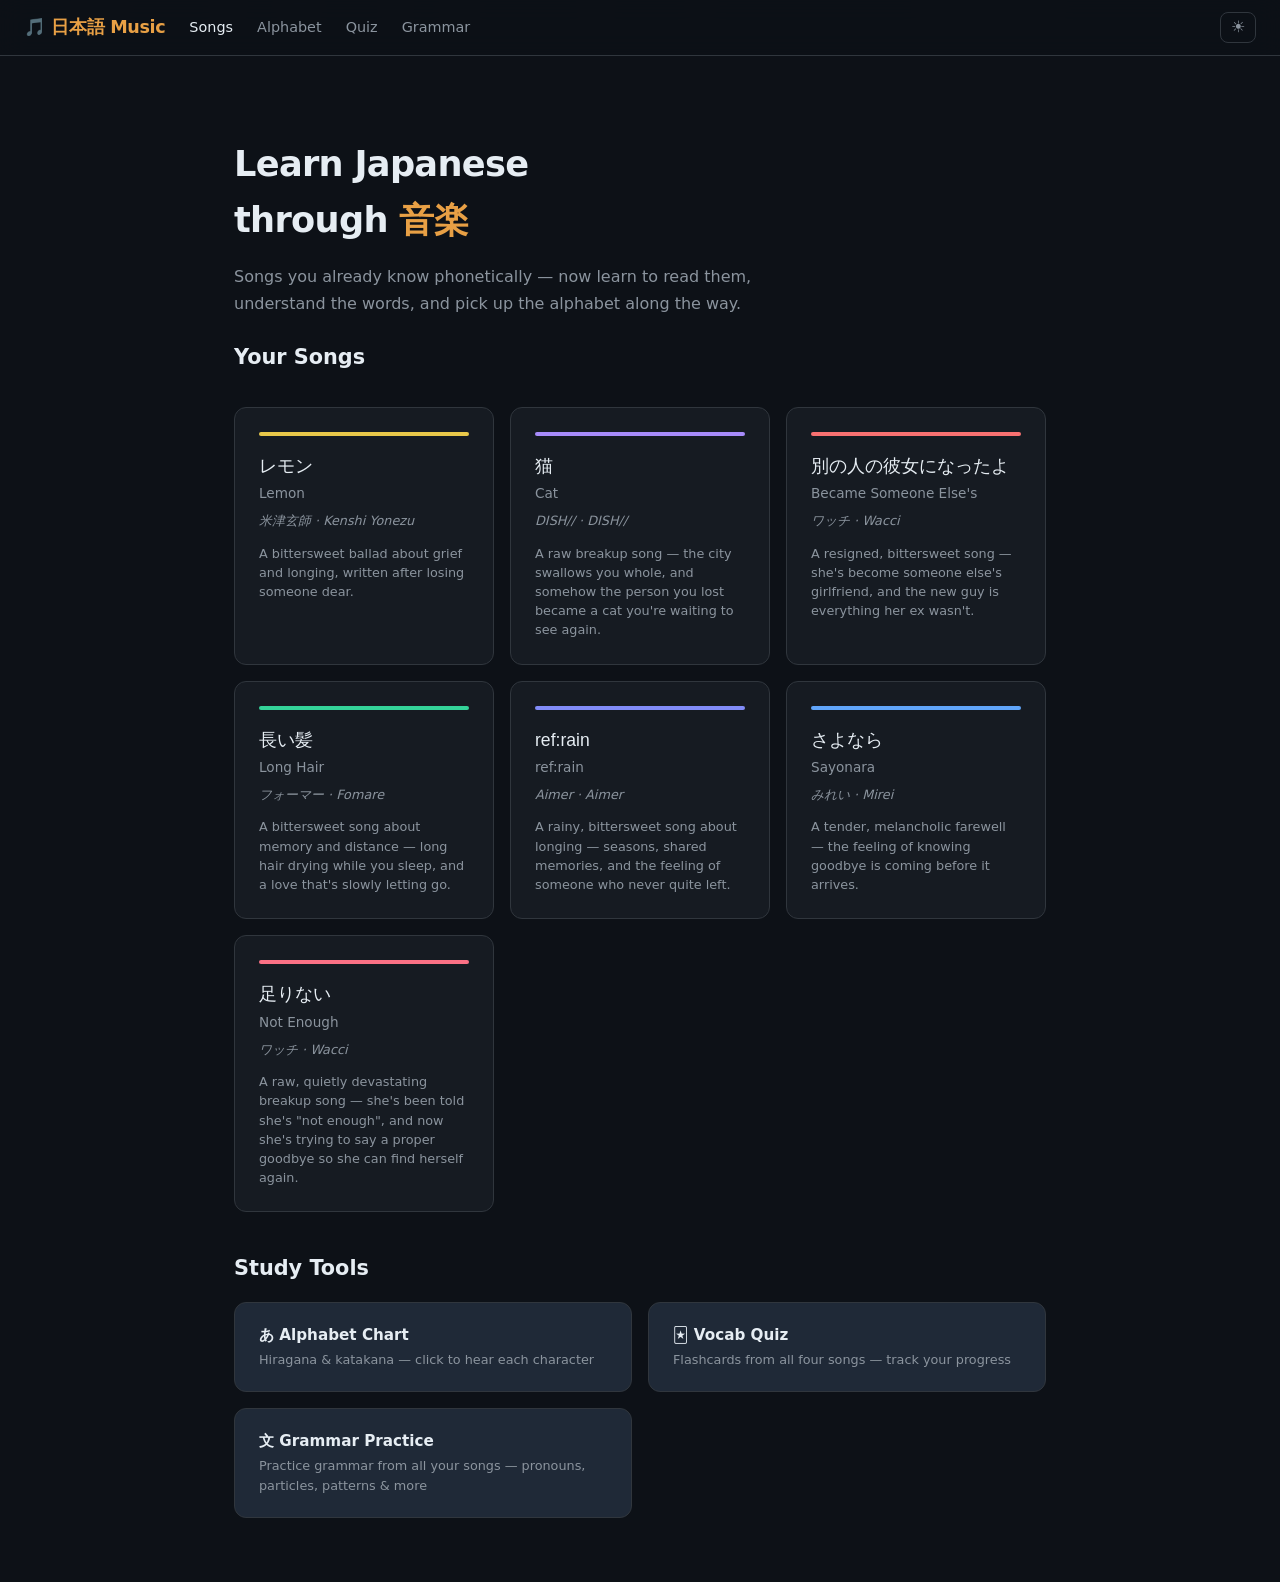
<file: index.html>
<!DOCTYPE html>
<html lang="en">
<head>
  <meta charset="UTF-8" />
  <meta name="viewport" content="width=device-width, initial-scale=1.0" />
  <title>日本語 Music — Learn Japanese through Songs</title>
  <link rel="stylesheet" href="style.css?v=4" />
  <script>document.documentElement.dataset.theme=localStorage.getItem('theme')||'dark'</script>
</head>
<body>
  <main class="page">
    <div class="hero">
      <h1>Learn Japanese<br>through <span class="ja">音楽</span></h1>
      <p>Songs you already know phonetically — now learn to read them, understand the words, and pick up the alphabet along the way.</p>
    </div>

    <h2>Your Songs</h2>
    <div class="card-grid" id="songGrid"></div>

    <h2 style="margin-top: 2.5rem;">Study Tools</h2>
    <div class="nav-cards">
      <a href="alphabet.html" class="nav-card">
        <div class="label">あ Alphabet Chart</div>
        <div class="sublabel">Hiragana &amp; katakana — click to hear each character</div>
      </a>
      <a href="quiz.html" class="nav-card">
        <div class="label">🃏 Vocab Quiz</div>
        <div class="sublabel">Flashcards from all four songs — track your progress</div>
      </a>
      <a href="grammar.html" class="nav-card">
        <div class="label">文 Grammar Practice</div>
        <div class="sublabel">Practice grammar from all your songs — pronouns, particles, patterns &amp; more</div>
      </a>
    </div>
  </main>

  <script src="lyrics.js?v=5"></script>
  <script src="dict.js?v=3"></script>
  <script src="app.js?v=5"></script>
  <script>
    document.addEventListener('DOMContentLoaded', () => {
      const grid = document.getElementById('songGrid');
      SONGS.forEach(song => {
        const a = document.createElement('a');
        a.className = 'song-card';
        a.href = `song.html?id=${song.id}`;
        a.innerHTML = `
          <div class="color-bar" style="background:${song.color}"></div>
          <div class="ja-title">${song.titleJa}</div>
          <div class="en-title">${song.title}</div>
          <div class="artist">${song.artistJa} · ${song.artist}</div>
          <div class="desc">${song.description}</div>
        `;
        grid.appendChild(a);
      });
    });
  </script>
</body>
</html>
</file>
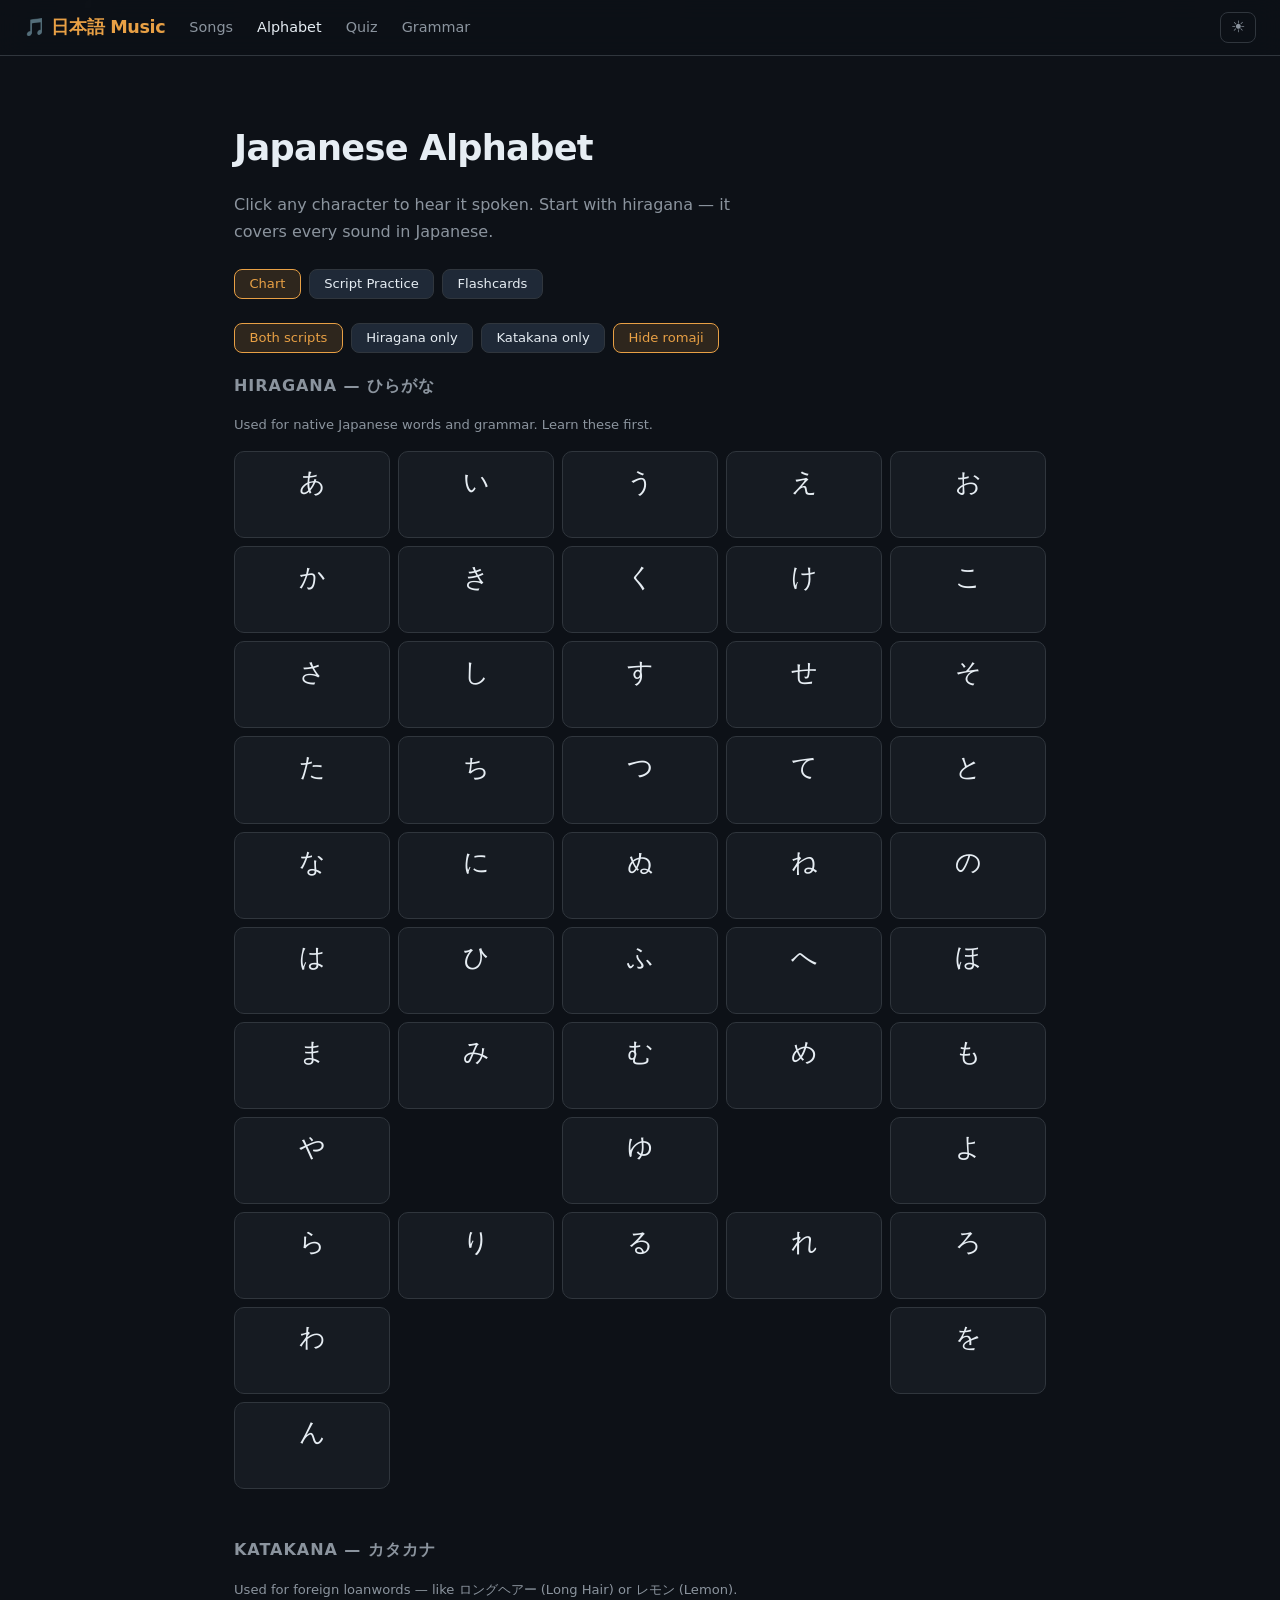
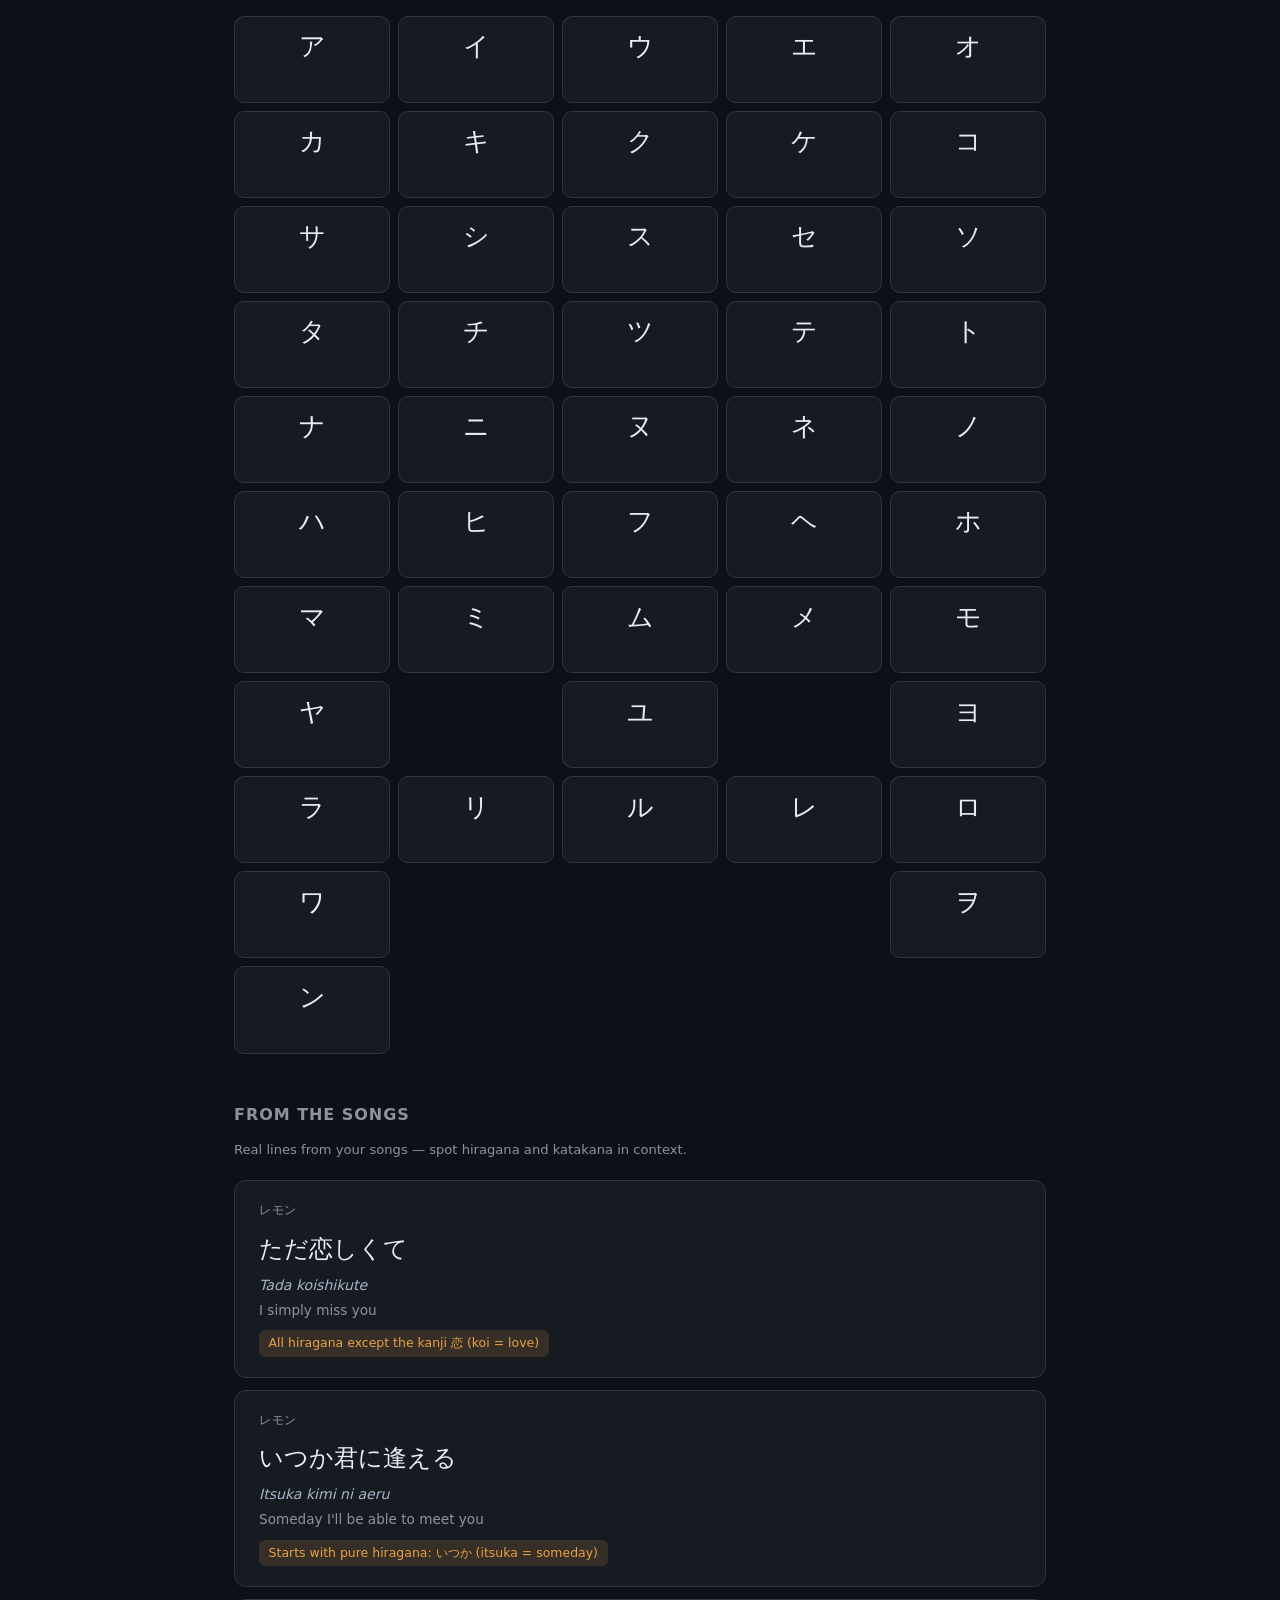
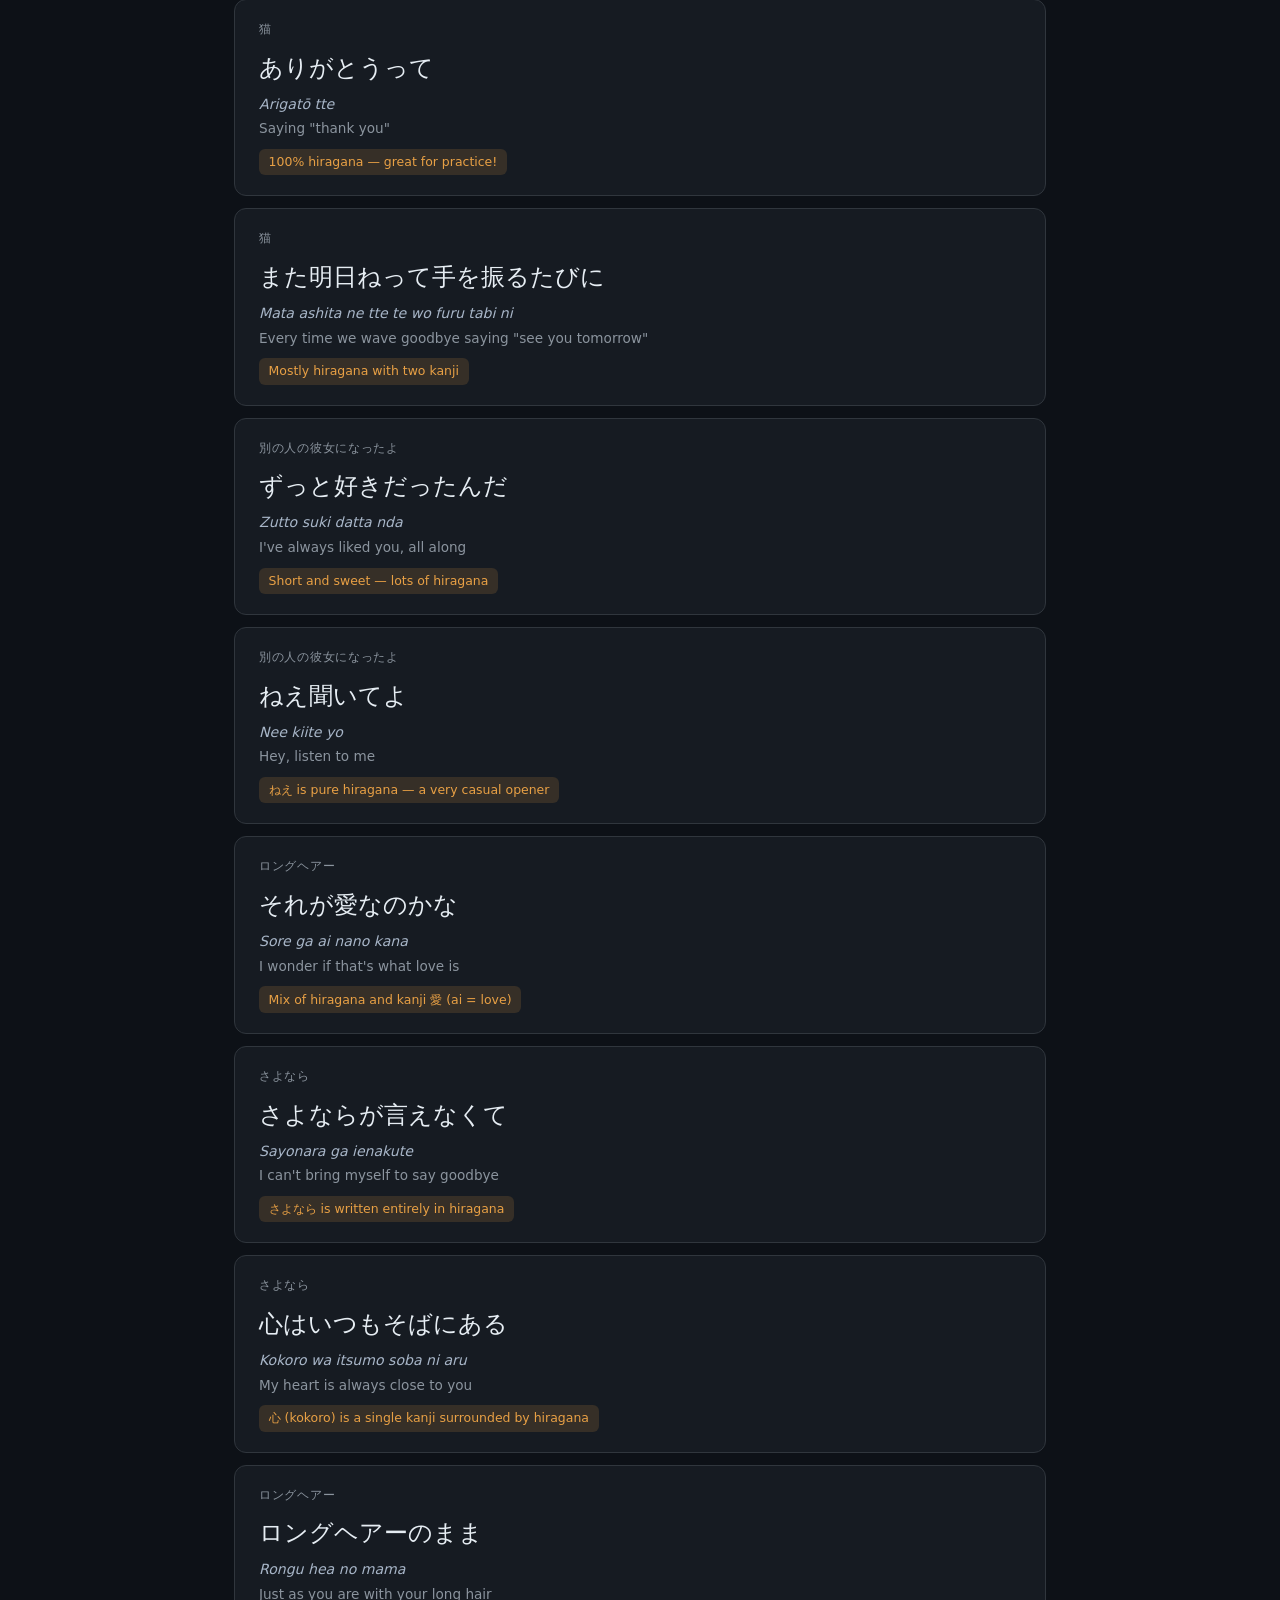
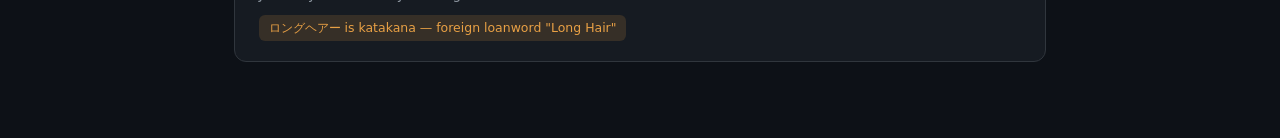
<file: alphabet.html>
<!DOCTYPE html>
<html lang="en">
<head>
  <meta charset="UTF-8" />
  <meta name="viewport" content="width=device-width, initial-scale=1.0" />
  <title>Alphabet — 日本語 Music</title>
  <link rel="stylesheet" href="style.css?v=4" />
  <script>document.documentElement.dataset.theme=localStorage.getItem('theme')||'dark'</script>
  <style>
    /* ── Script Practice ── */
    .level-tabs { display: flex; gap: 0.5rem; margin-bottom: 1.25rem; flex-wrap: wrap; }
    .level-tab { padding: 0.45rem 1rem; border: 1px solid var(--border); border-radius: 8px; background: var(--surface); color: var(--muted); cursor: pointer; font-size: 0.85rem; transition: all 0.15s; }
    .level-tab.active { background: var(--accent-dim); border-color: var(--accent); color: var(--accent); font-weight: 600; }

    .practice-filters { display: flex; gap: 0.5rem; flex-wrap: wrap; margin-bottom: 1rem; align-items: center; }
    .practice-filters .sep { width: 1px; height: 24px; background: var(--border); margin: 0 0.25rem; }

    .practice-grid { display: grid; grid-template-columns: repeat(auto-fill, minmax(260px, 1fr)); gap: 1rem; }

    .kana-card {
      background: var(--surface);
      border: 1px solid var(--border);
      border-radius: 12px;
      padding: 1.25rem;
      cursor: pointer;
      transition: border-color 0.15s, transform 0.1s;
    }
    .kana-card:hover { border-color: var(--accent); transform: translateY(-2px); }

    .kana-card .kc-script {
      font-size: 0.7rem;
      font-weight: 600;
      letter-spacing: 0.06em;
      text-transform: uppercase;
      margin-bottom: 0.5rem;
    }
    .kc-script.hira { color: #60a5fa; }
    .kc-script.kata { color: #a78bfa; }

    .kana-card .kc-word {
      font-family: var(--font-ja);
      font-size: 2rem;
      font-weight: 700;
      color: var(--text);
      line-height: 1.3;
      margin-bottom: 0.35rem;
    }
    .kana-card.level2 .kc-word,
    .kana-card.level3 .kc-word { font-size: 1.3rem; }

    /* Phonetic breakdown */
    .kc-phonetic {
      display: flex;
      flex-wrap: wrap;
      gap: 0.2rem;
      margin-bottom: 0.6rem;
    }
    .kc-phonetic.hidden { display: none; }
    .kana-char-pair { display: flex; flex-direction: column; align-items: center; min-width: 1.4rem; }
    .kcp-kana { font-family: var(--font-ja); font-size: 0.9rem; color: var(--muted); }
    .kcp-rom  { font-size: 0.68rem; color: var(--accent); font-weight: 500; }
    .kcp-sep  { color: var(--border); font-size: 0.9rem; padding: 0 0.1rem; align-self: flex-end; padding-bottom: 0.15rem; }

    .kana-card .kc-meaning { font-size: 0.85rem; color: var(--text); font-weight: 500; margin-bottom: 0.5rem; }

    .kana-card .kc-source {
      font-size: 0.73rem;
      color: var(--muted);
      border-top: 1px solid var(--border);
      padding-top: 0.5rem;
      margin-top: 0.5rem;
    }
    .kc-source .kc-song { color: var(--accent); font-weight: 600; margin-bottom: 0.2rem; }
    .kc-source .kc-line-ja { font-family: var(--font-ja); font-size: 0.8rem; color: #a8b6c8; }
    .kc-source .kc-line-en { font-style: italic; margin-top: 0.1rem; }

    .kana-card .kc-speak {
      margin-top: 0.6rem;
      background: none;
      border: 1px solid var(--border);
      border-radius: 6px;
      color: var(--accent);
      padding: 0.25rem 0.6rem;
      font-size: 0.75rem;
      cursor: pointer;
      font-family: var(--font-ui);
    }
    .kana-card .kc-speak:hover { background: var(--accent-dim); }
  </style>
</head>
<body>
  <main class="page">
    <div class="hero" style="padding-top:2rem;">
      <h1>Japanese Alphabet</h1>
      <p>Click any character to hear it spoken. Start with hiragana — it covers every sound in Japanese.</p>
    </div>

    <!-- Mode tabs -->
    <div class="alpha-tabs controls" style="margin-bottom:1.5rem;">
      <button class="btn active" id="modeChart">Chart</button>
      <button class="btn" id="modePractice">Script Practice</button>
      <button class="btn" id="modeFlash">Flashcards</button>
    </div>

    <!-- ── CHART MODE ── -->
    <div id="chartMode">
      <div class="controls" style="margin-bottom:1.25rem;">
        <button class="btn active" id="tabBoth">Both scripts</button>
        <button class="btn" id="tabHira">Hiragana only</button>
        <button class="btn" id="tabKata">Katakana only</button>
        <button class="btn active" id="tabRomaji">Hide romaji</button>
      </div>
      <div id="hiraSection" class="kana-section">
        <h3>Hiragana — ひらがな</h3>
        <p style="font-size:.82rem;color:var(--muted);margin-bottom:1rem;">Used for native Japanese words and grammar. Learn these first.</p>
        <div class="kana-grid" id="hiraGrid"></div>
      </div>
      <div id="kataSection" class="kana-section" style="margin-top:2.5rem;">
        <h3>Katakana — カタカナ</h3>
        <p style="font-size:.82rem;color:var(--muted);margin-bottom:1rem;">Used for foreign loanwords — like ロングヘアー (Long Hair) or レモン (Lemon).</p>
        <div class="kana-grid" id="kataGrid"></div>
      </div>
      <div style="margin-top:3rem;">
        <h3>From the Songs</h3>
        <p style="font-size:.82rem;color:var(--muted);margin-bottom:1.25rem;">Real lines from your songs — spot hiragana and katakana in context.</p>
        <div id="showcaseGrid"></div>
      </div>
    </div>

    <!-- ── SCRIPT PRACTICE ── -->
    <div id="practiceMode" style="display:none;">
      <p style="color:var(--muted);font-size:0.88rem;margin-bottom:1.5rem;">Practice reading kana from your actual songs. Click any card to hear it spoken.</p>

      <!-- Level tabs -->
      <div class="level-tabs">
        <button class="level-tab active" id="lvl1">Level 1 — Words</button>
        <button class="level-tab" id="lvl2">Level 2 — Phrases</button>
        <button class="level-tab" id="lvl3">Level 3 — Full Lines</button>
      </div>

      <!-- Filters row -->
      <div class="practice-filters">
        <button class="btn active" id="filterAll">ひ＋カ Both</button>
        <button class="btn" id="filterHira">ひらがな only</button>
        <button class="btn" id="filterKata">カタカナ only</button>
        <div class="sep"></div>
        <button class="btn active" id="togglePhonetic">Hide sounds (sa·yo·na·ra)</button>
      </div>

      <div class="practice-grid" id="practiceGrid"></div>
    </div>

    <!-- ── FLASHCARD MODE ── -->
    <div id="flashMode" style="display:none;">
      <div class="controls" style="margin-bottom:1.5rem;">
        <button class="btn active" id="flashBoth">Both</button>
        <button class="btn" id="flashHira">Hiragana</button>
        <button class="btn" id="flashKata">Katakana</button>
      </div>
      <div class="quiz-stats" id="flashStats"></div>
      <div class="progress-bar"><div class="progress-fill" id="flashFill" style="width:0%"></div></div>
      <div id="flashArea"></div>
    </div>
  </main>

  <script src="lyrics.js?v=5"></script>
  <script src="dict.js?v=4"></script>
  <script src="app.js?v=5"></script>
  <script>
    // ── HIRAGANA / KATAKANA DATA ──────────────────────────────────
    const HIRAGANA = [
      ['あ','a'],['い','i'],['う','u'],['え','e'],['お','o'],
      ['か','ka'],['き','ki'],['く','ku'],['け','ke'],['こ','ko'],
      ['さ','sa'],['し','shi'],['す','su'],['せ','se'],['そ','so'],
      ['た','ta'],['ち','chi'],['つ','tsu'],['て','te'],['と','to'],
      ['な','na'],['に','ni'],['ぬ','nu'],['ね','ne'],['の','no'],
      ['は','ha'],['ひ','hi'],['ふ','fu'],['へ','he'],['ほ','ho'],
      ['ま','ma'],['み','mi'],['む','mu'],['め','me'],['も','mo'],
      ['や','ya'],null,['ゆ','yu'],null,['よ','yo'],
      ['ら','ra'],['り','ri'],['る','ru'],['れ','re'],['ろ','ro'],
      ['わ','wa'],null,null,null,['を','wo'],
      ['ん','n'],null,null,null,null,
    ];
    const KATAKANA = [
      ['ア','a'],['イ','i'],['ウ','u'],['エ','e'],['オ','o'],
      ['カ','ka'],['キ','ki'],['ク','ku'],['ケ','ke'],['コ','ko'],
      ['サ','sa'],['シ','shi'],['ス','su'],['セ','se'],['ソ','so'],
      ['タ','ta'],['チ','chi'],['ツ','tsu'],['テ','te'],['ト','to'],
      ['ナ','na'],['ニ','ni'],['ヌ','nu'],['ネ','ne'],['ノ','no'],
      ['ハ','ha'],['ヒ','hi'],['フ','fu'],['ヘ','he'],['ホ','ho'],
      ['マ','ma'],['ミ','mi'],['ム','mu'],['メ','me'],['モ','mo'],
      ['ヤ','ya'],null,['ユ','yu'],null,['ヨ','yo'],
      ['ラ','ra'],['リ','ri'],['ル','ru'],['レ','re'],['ロ','ro'],
      ['ワ','wa'],null,null,null,['ヲ','wo'],
      ['ン','n'],null,null,null,null,
    ];

    // ── STATE ────────────────────────────────────────────────────
    let showRomaji = false;
    let showPhonetic = true;
    let activeLevel = 1;
    let activeFilter = 'all'; // 'all' | 'hira' | 'kata'
    let flashFilter = 'both';
    let flashDeck = [], flashCurrent = 0, flashFlipped = false, flashGot = 0, flashMiss = 0;

    // ── CHART ────────────────────────────────────────────────────
    function buildGrid(data, gridEl) {
      gridEl.innerHTML = '';
      data.forEach(entry => {
        const cell = document.createElement('div');
        if (!entry) {
          cell.className = 'kana-cell empty';
        } else {
          const [char, rom] = entry;
          cell.className = 'kana-cell';
          cell.innerHTML = `<span class="char">${char}</span><span class="rom" style="${showRomaji ? '' : 'visibility:hidden'}">${rom}</span>`;
          cell.title = rom;
          cell.addEventListener('click', () => {
            cell.classList.add('speaking');
            speak(char);
            setTimeout(() => cell.classList.remove('speaking'), 800);
          });
        }
        gridEl.appendChild(cell);
      });
    }
    function rebuildGrids() {
      buildGrid(HIRAGANA, document.getElementById('hiraGrid'));
      buildGrid(KATAKANA, document.getElementById('kataGrid'));
    }
    function buildShowcase() {
      const grid = document.getElementById('showcaseGrid');
      grid.innerHTML = '';
      KANA_SHOWCASE.forEach(item => {
        const card = document.createElement('div');
        card.style.cssText = 'background:var(--surface);border:1px solid var(--border);border-radius:12px;padding:1.25rem 1.5rem;margin-bottom:.75rem;';
        card.innerHTML = `
          <div style="font-size:.75rem;color:var(--muted);text-transform:uppercase;letter-spacing:.06em;margin-bottom:.6rem;">${item.song}</div>
          <div style="font-family:var(--font-ja);font-size:1.5rem;margin-bottom:.35rem;cursor:pointer;" class="showcase-ja" title="Click to hear">${item.line}</div>
          <div style="font-style:italic;color:#a8b6c8;font-size:.88rem;margin-bottom:.2rem;">${item.romaji}</div>
          <div style="font-size:.85rem;color:var(--muted);margin-bottom:.5rem;">${item.en}</div>
          <div style="font-size:.78rem;color:var(--accent);background:var(--accent-dim);display:inline-block;padding:.2rem .6rem;border-radius:6px;">${item.note}</div>`;
        card.querySelector('.showcase-ja').addEventListener('click', () => speak(item.line));
        grid.appendChild(card);
      });
    }

    // ── SCRIPT PRACTICE ──────────────────────────────────────────
    function getItems() {
      let items;
      if (activeLevel === 1) items = KANA_LEVELS.level1;
      else if (activeLevel === 2) items = KANA_LEVELS.level2;
      else items = KANA_SHOWCASE.map(s => ({ kana: s.line, meaning: s.en, script: detectScript(s.line), song: s.song, fullLine: s.line, lineEn: s.en }));

      if (activeFilter === 'hira') items = items.filter(i => i.script === 'hira');
      if (activeFilter === 'kata') items = items.filter(i => i.script === 'kata');
      return items;
    }

    function detectScript(text) {
      let h = 0, k = 0;
      for (const c of text) {
        const code = c.charCodeAt(0);
        if (code >= 0x3040 && code <= 0x309F) h++;
        if (code >= 0x30A0 && code <= 0x30FF) k++;
      }
      if (k > h) return 'kata';
      if (h > 0) return 'hira';
      return 'mixed';
    }

    function buildPhoneticHtml(text) {
      const pairs = kanaBreakdown(text);
      if (!pairs.length) return '';
      let html = '';
      pairs.forEach((p, i) => {
        if (p.rom === null) {
          // kanji or punctuation — show as-is
          html += `<span style="font-family:var(--font-ja);font-size:.9rem;color:var(--muted);padding:0 .1rem;">${p.char}</span>`;
        } else {
          html += `<span class="kana-char-pair"><span class="kcp-kana">${p.char}</span><span class="kcp-rom">${p.rom}</span></span>`;
          if (i < pairs.length - 1 && pairs[i+1].rom !== null) {
            html += `<span class="kcp-sep">·</span>`;
          }
        }
      });
      return html;
    }

    function renderPractice() {
      const grid = document.getElementById('practiceGrid');
      const items = getItems();
      grid.innerHTML = '';

      if (!items.length) {
        grid.innerHTML = `<p style="color:var(--muted);grid-column:1/-1;">No items for this filter.</p>`;
        return;
      }

      const levelClass = activeLevel === 1 ? '' : activeLevel === 2 ? 'level2' : 'level3';

      items.forEach(item => {
        const scriptLabel = item.script === 'hira' ? 'ひらがな' : item.script === 'kata' ? 'カタカナ' : '混合';
        const scriptCls = item.script === 'hira' ? 'hira' : 'kata';
        const phoneticHtml = buildPhoneticHtml(item.kana);

        const card = document.createElement('div');
        card.className = `kana-card ${levelClass}`;
        card.innerHTML = `
          <div class="kc-script ${scriptCls}">${scriptLabel}</div>
          <div class="kc-word">${item.kana}</div>
          <div class="kc-phonetic${showPhonetic ? '' : ' hidden'}">${phoneticHtml}</div>
          <div class="kc-meaning">${item.meaning}</div>
          <div class="kc-source">
            <div class="kc-song">from ${item.song}</div>
            ${item.fullLine !== item.kana ? `<div class="kc-line-ja">${item.fullLine}</div>` : ''}
            <div class="kc-line-en">${item.lineEn || ''}</div>
          </div>
          <button class="kc-speak">🔊 Hear it</button>
        `;
        card.querySelector('.kc-speak').addEventListener('click', e => { e.stopPropagation(); speak(item.kana); });
        card.addEventListener('click', () => speak(item.kana));
        grid.appendChild(card);
      });
    }

    // ── FLASHCARDS ───────────────────────────────────────────────
    function startFlash() {
      const src = flashFilter === 'hira' ? HIRAGANA : flashFilter === 'kata' ? KATAKANA : [...HIRAGANA, ...KATAKANA];
      flashDeck = src.filter(Boolean).sort(() => Math.random() - 0.5);
      flashCurrent = 0; flashFlipped = false; flashGot = 0; flashMiss = 0;
      renderFlash();
    }
    function renderFlash() {
      const stats = document.getElementById('flashStats');
      const fill = document.getElementById('flashFill');
      const area = document.getElementById('flashArea');
      fill.style.width = flashDeck.length ? Math.round((flashCurrent / flashDeck.length) * 100) + '%' : '0%';
      stats.innerHTML = `
        <div class="stat">Card <span>${Math.min(flashCurrent+1,flashDeck.length)} / ${flashDeck.length}</span></div>
        <div class="stat good">Got it <span>${flashGot}</span></div>
        <div class="stat bad">Try again <span>${flashMiss}</span></div>`;
      if (flashCurrent >= flashDeck.length) {
        fill.style.width = '100%';
        area.innerHTML = `<div class="quiz-card" style="cursor:default;"><div style="font-size:2rem;">🎉</div><div style="font-size:1.1rem;font-weight:600;margin-top:.5rem;">All done!</div><div style="font-size:.85rem;color:var(--muted);margin-top:.4rem;">${flashGot} got it · ${flashMiss} to review</div></div><div class="quiz-actions" style="margin-top:1rem;"><button class="btn" id="flashRestartBtn">Shuffle &amp; Restart</button></div>`;
        document.getElementById('flashRestartBtn').addEventListener('click', startFlash);
        return;
      }
      const [char, rom] = flashDeck[flashCurrent];
      if (!flashFlipped) {
        area.innerHTML = `<div class="quiz-card" id="flashCard"><div class="front-ja" style="font-size:4rem;">${char}</div><div class="front-hint">what sound does this make?</div></div><div class="quiz-actions" style="visibility:hidden;"><button class="btn try-again" style="opacity:0">x</button><button class="btn got-it" style="opacity:0">x</button></div>`;
        document.getElementById('flashCard').addEventListener('click', () => { flashFlipped = true; renderFlash(); });
      } else {
        area.innerHTML = `<div class="quiz-card" id="flashCard" title="Tap to flip back"><div style="font-family:var(--font-ja);font-size:3.5rem;font-weight:700;">${char}</div><div style="font-size:2rem;font-weight:600;margin-top:.5rem;color:var(--accent);">${rom}</div><button class="speak-btn" id="flashSpeak" style="margin-top:1rem;">🔊 Hear it</button><div style="font-size:.7rem;color:var(--muted);margin-top:.75rem;">tap card to flip back</div></div><div class="quiz-actions"><button class="btn try-again" id="flashMiss">✗ Try again</button><button class="btn got-it" id="flashGot">✓ Got it</button></div>`;
        document.getElementById('flashCard').addEventListener('click', e => { if (e.target.id==='flashSpeak'||e.target.classList.contains('speak-btn'))return; flashFlipped=false; renderFlash(); });
        document.getElementById('flashSpeak').addEventListener('click', () => speak(char));
        document.getElementById('flashGot').addEventListener('click', () => { flashGot++; flashCurrent++; flashFlipped=false; renderFlash(); });
        document.getElementById('flashMiss').addEventListener('click', () => { flashMiss++; flashDeck.push(flashDeck.splice(flashCurrent,1)[0]); flashFlipped=false; renderFlash(); });
      }
    }

    // ── WIRE UP ──────────────────────────────────────────────────
    document.addEventListener('DOMContentLoaded', () => {
      rebuildGrids();
      buildShowcase();

      // Mode tabs
      function showMode(mode) {
        ['chartMode','practiceMode','flashMode'].forEach(id => document.getElementById(id).style.display='none');
        document.getElementById(mode).style.display='';
        document.querySelectorAll('.alpha-tabs .btn').forEach(b=>b.classList.remove('active'));
        if (mode==='practiceMode') { document.getElementById('modePractice').classList.add('active'); renderPractice(); }
        else if (mode==='flashMode') { document.getElementById('modeFlash').classList.add('active'); startFlash(); }
        else document.getElementById('modeChart').classList.add('active');
      }
      document.getElementById('modeChart').addEventListener('click', () => showMode('chartMode'));
      document.getElementById('modePractice').addEventListener('click', () => showMode('practiceMode'));
      document.getElementById('modeFlash').addEventListener('click', () => showMode('flashMode'));

      // Chart controls
      const hiraSection = document.getElementById('hiraSection');
      const kataSection = document.getElementById('kataSection');
      function setScriptTab(el) { ['tabBoth','tabHira','tabKata'].forEach(id=>document.getElementById(id).classList.remove('active')); el.classList.add('active'); }
      document.getElementById('tabBoth').addEventListener('click',function(){setScriptTab(this);hiraSection.style.display='';kataSection.style.display='';});
      document.getElementById('tabHira').addEventListener('click',function(){setScriptTab(this);hiraSection.style.display='';kataSection.style.display='none';});
      document.getElementById('tabKata').addEventListener('click',function(){setScriptTab(this);hiraSection.style.display='none';kataSection.style.display='';});
      document.getElementById('tabRomaji').addEventListener('click', function() {
        showRomaji = !showRomaji;
        this.textContent = showRomaji ? 'Hide romaji' : 'Show romaji';
        this.classList.toggle('active', showRomaji);
        rebuildGrids();
      });

      // Practice level tabs
      document.getElementById('lvl1').addEventListener('click',function(){activeLevel=1;['lvl1','lvl2','lvl3'].forEach(id=>document.getElementById(id).classList.remove('active'));this.classList.add('active');renderPractice();});
      document.getElementById('lvl2').addEventListener('click',function(){activeLevel=2;['lvl1','lvl2','lvl3'].forEach(id=>document.getElementById(id).classList.remove('active'));this.classList.add('active');renderPractice();});
      document.getElementById('lvl3').addEventListener('click',function(){activeLevel=3;['lvl1','lvl2','lvl3'].forEach(id=>document.getElementById(id).classList.remove('active'));this.classList.add('active');renderPractice();});

      // Script filter
      ['filterAll','filterHira','filterKata'].forEach(id=>{
        document.getElementById(id).addEventListener('click',function(){
          ['filterAll','filterHira','filterKata'].forEach(i=>document.getElementById(i).classList.remove('active'));
          this.classList.add('active');
          activeFilter = id==='filterAll'?'all':id==='filterHira'?'hira':'kata';
          renderPractice();
        });
      });

      // Phonetic toggle
      document.getElementById('togglePhonetic').addEventListener('click', function() {
        showPhonetic = !showPhonetic;
        this.textContent = showPhonetic ? 'Hide sounds (sa·yo·na·ra)' : 'Show sounds (sa·yo·na·ra)';
        this.classList.toggle('active', showPhonetic);
        renderPractice();
      });

      // Flashcard script filter
      function setFlashTab(el){['flashBoth','flashHira','flashKata'].forEach(id=>document.getElementById(id).classList.remove('active'));el.classList.add('active');}
      document.getElementById('flashBoth').addEventListener('click',function(){setFlashTab(this);flashFilter='both';startFlash();});
      document.getElementById('flashHira').addEventListener('click',function(){setFlashTab(this);flashFilter='hira';startFlash();});
      document.getElementById('flashKata').addEventListener('click',function(){setFlashTab(this);flashFilter='kata';startFlash();});
    });
  </script>
</body>
</html>
</file>
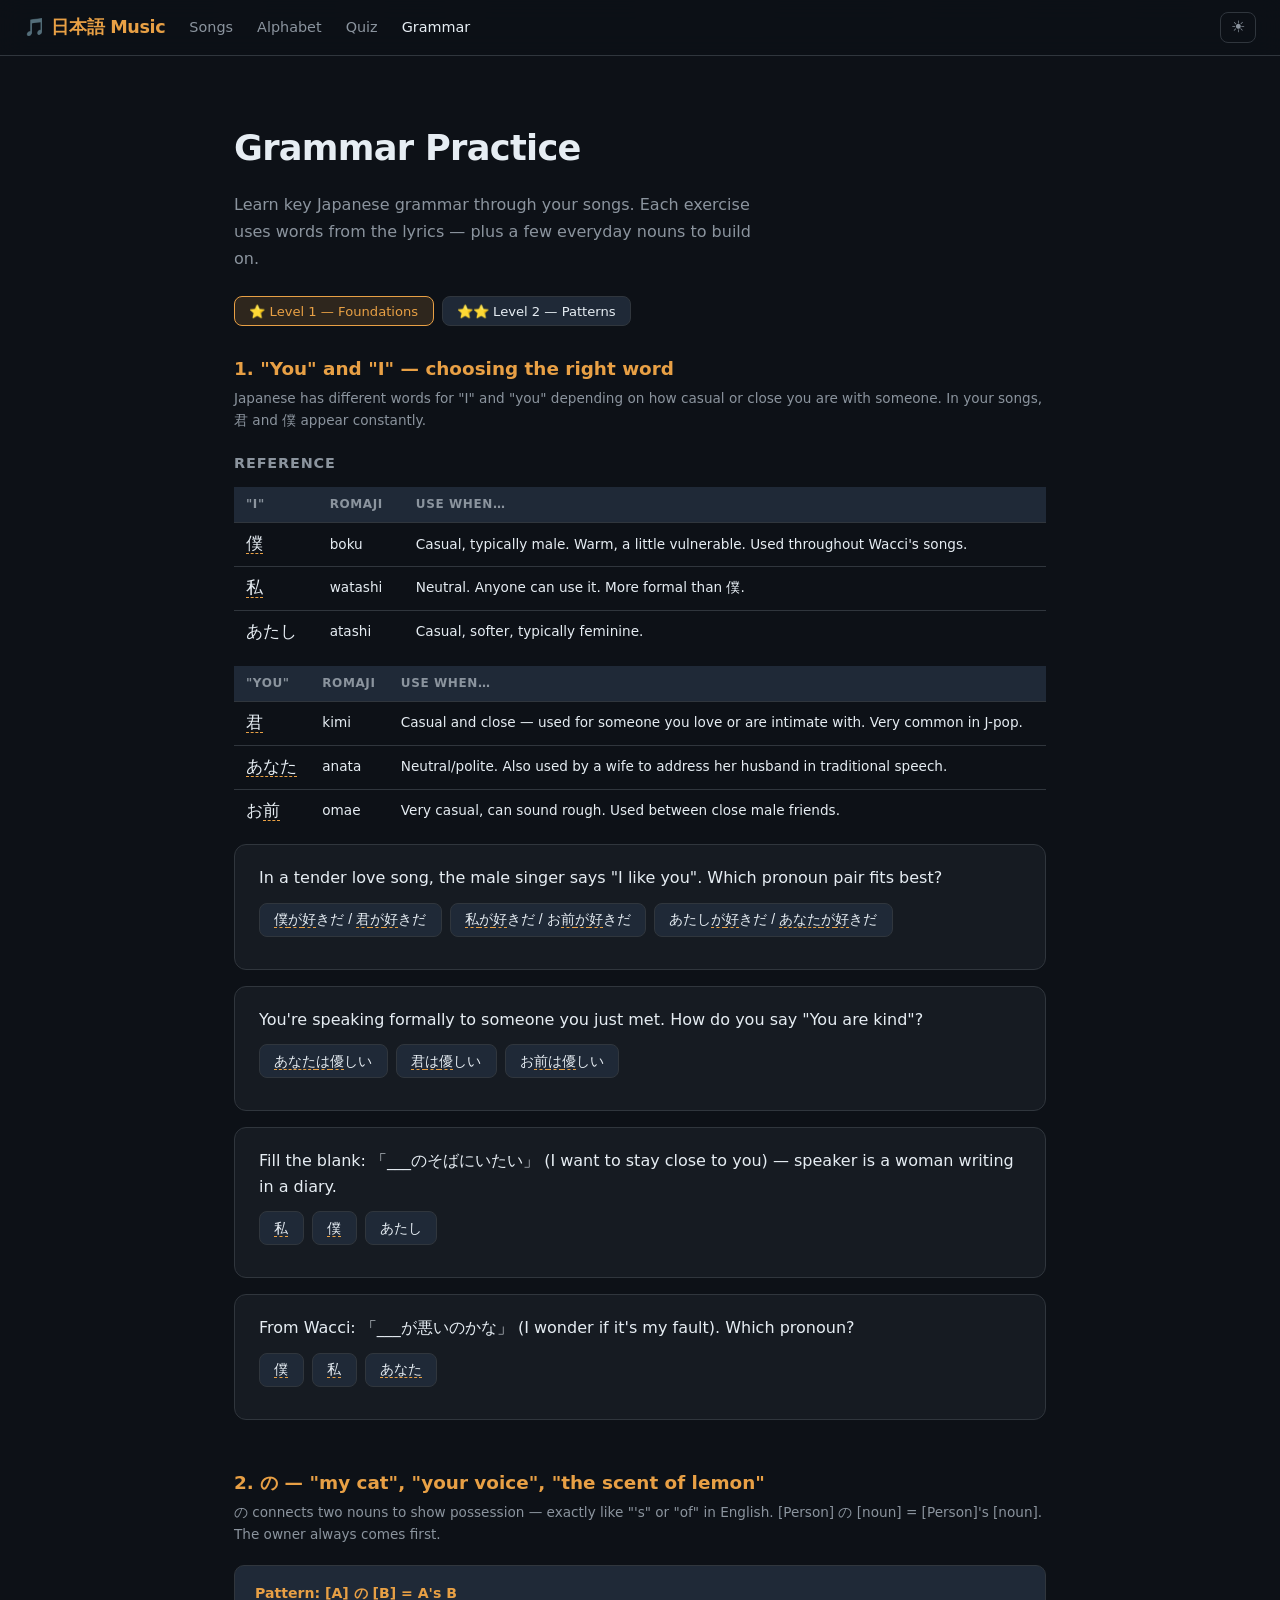
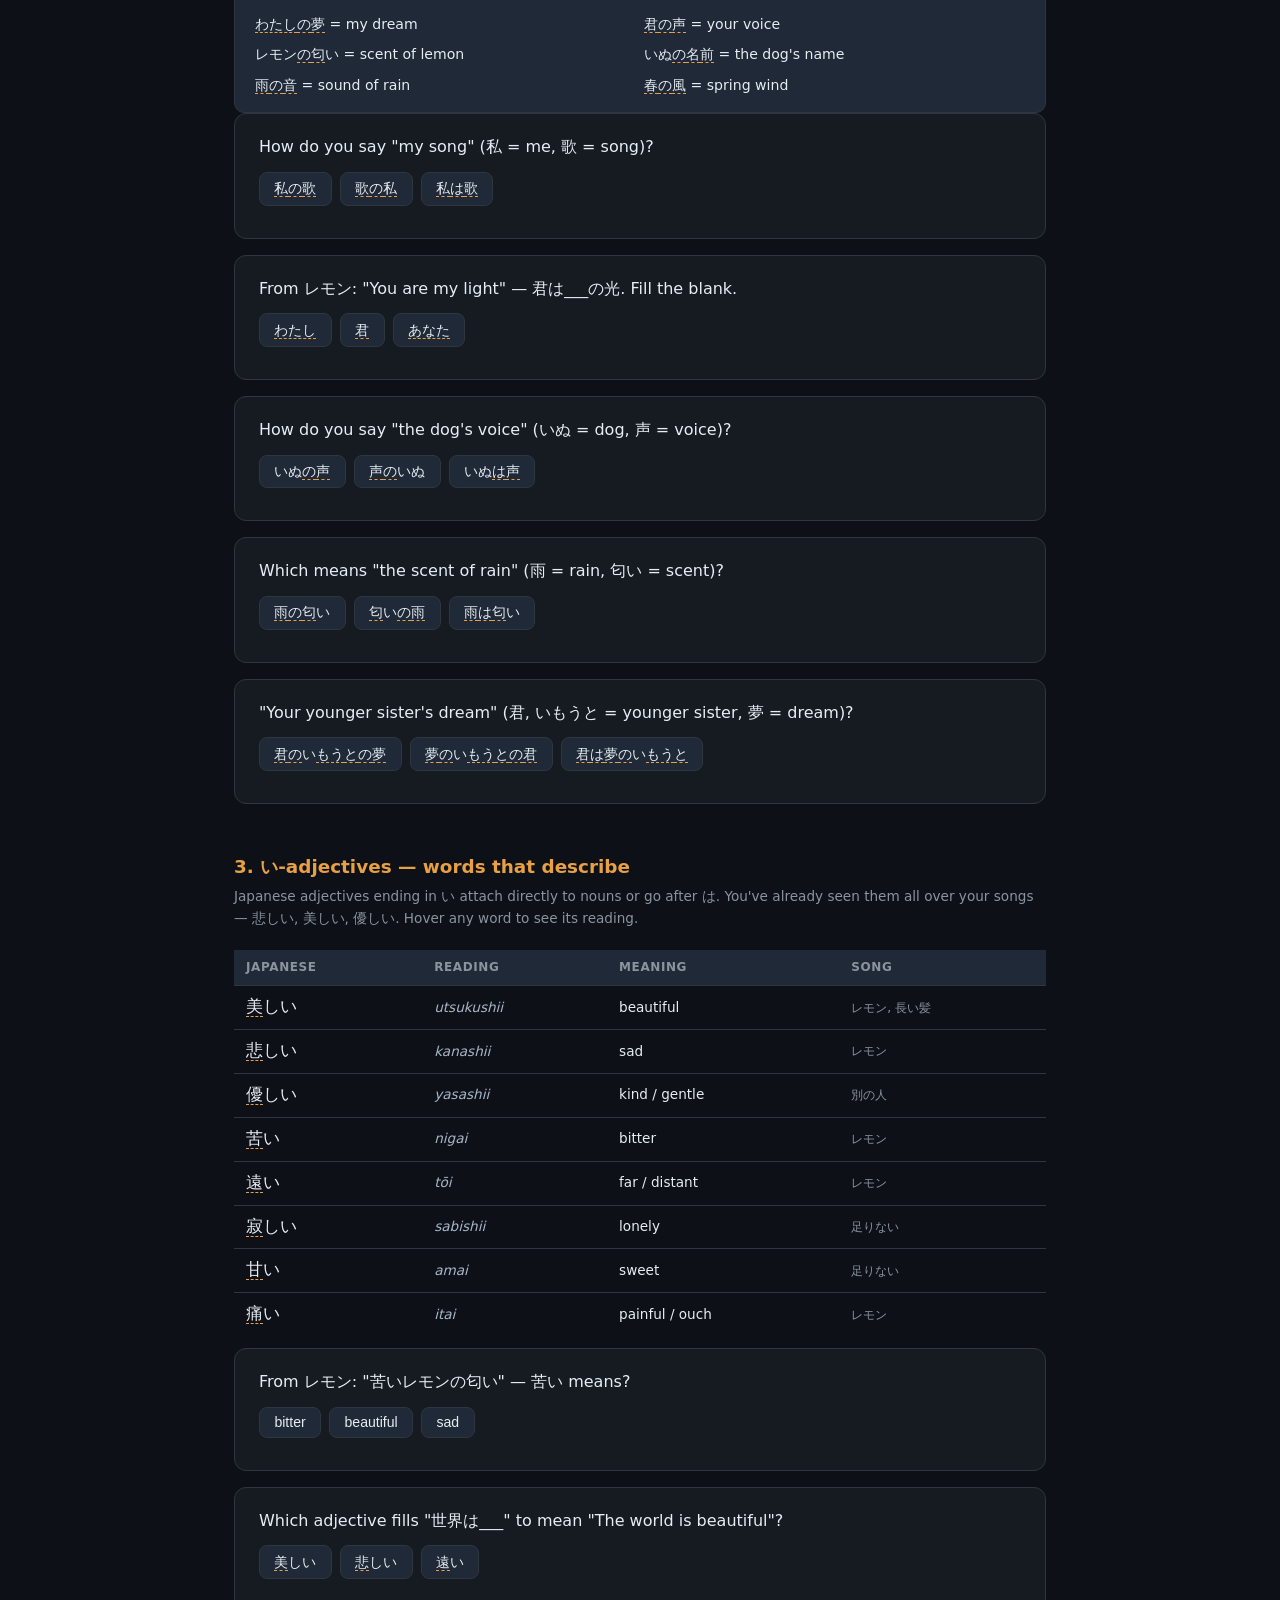
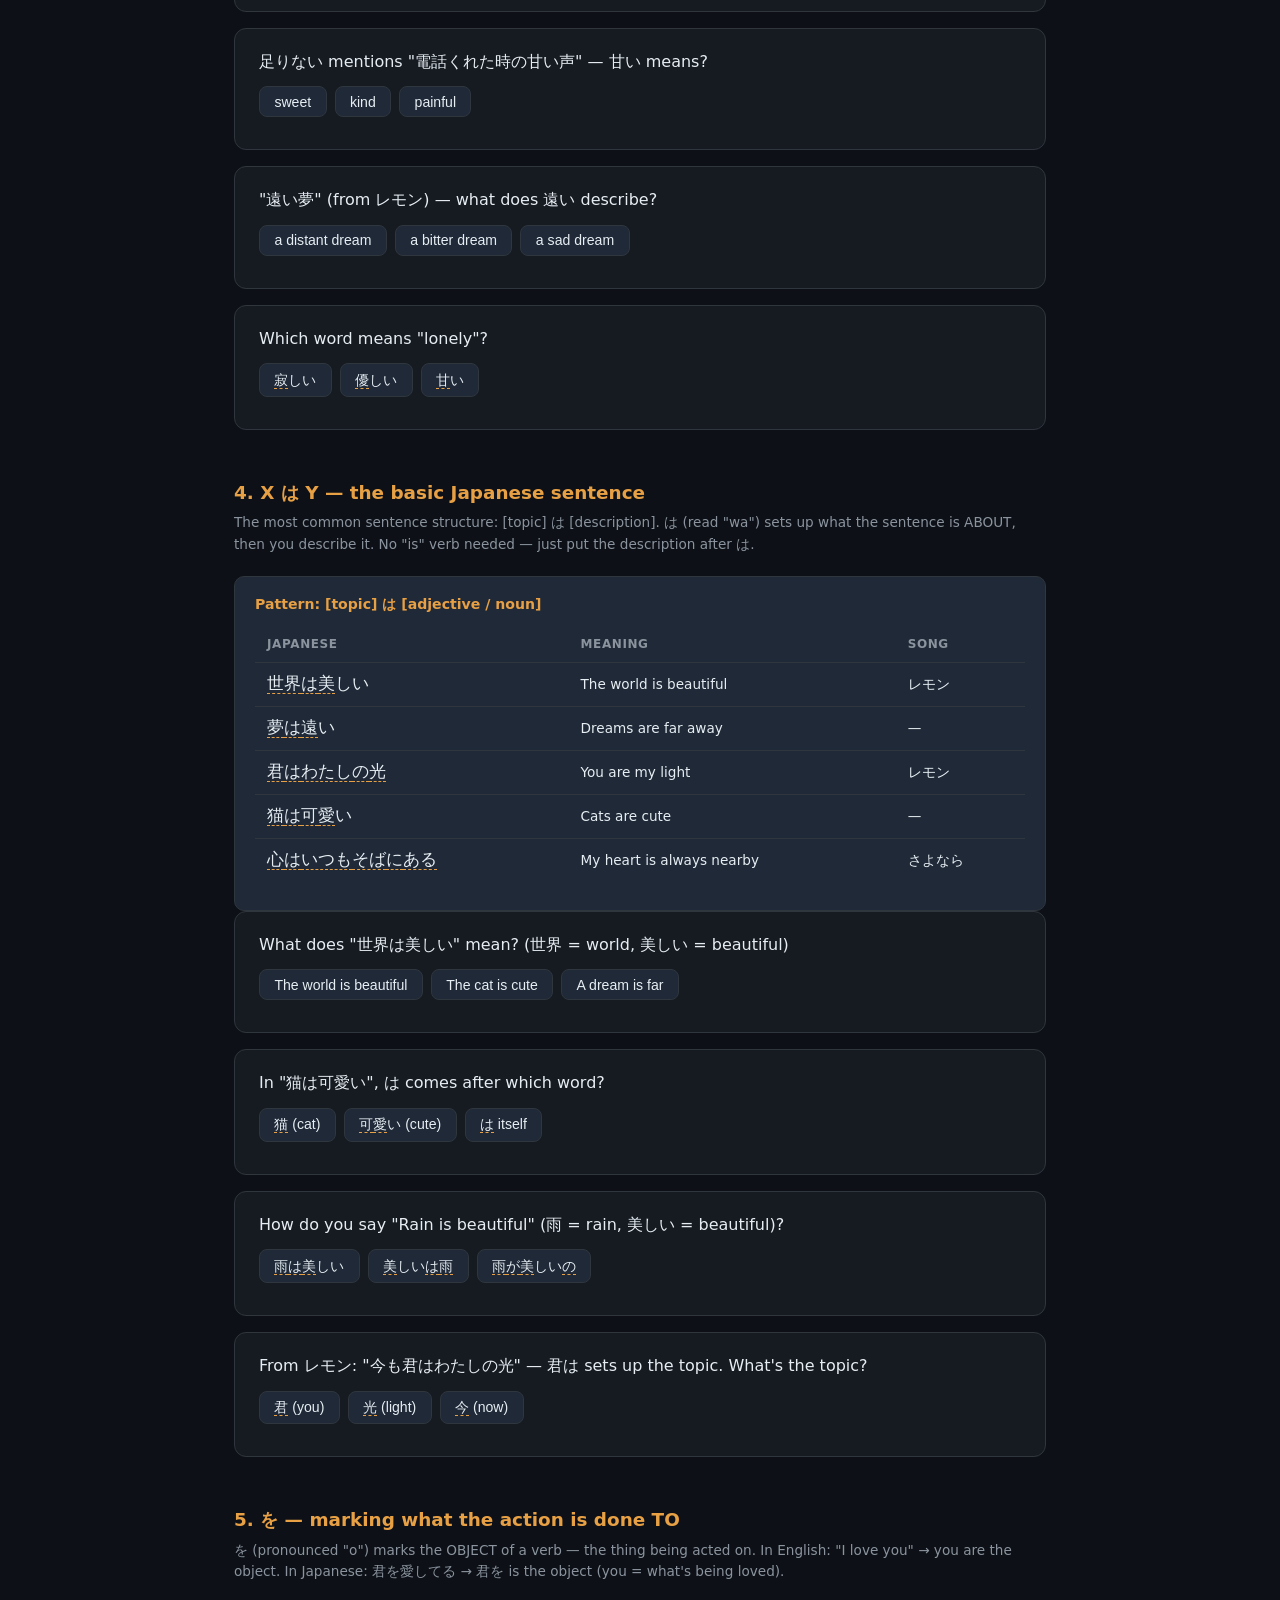
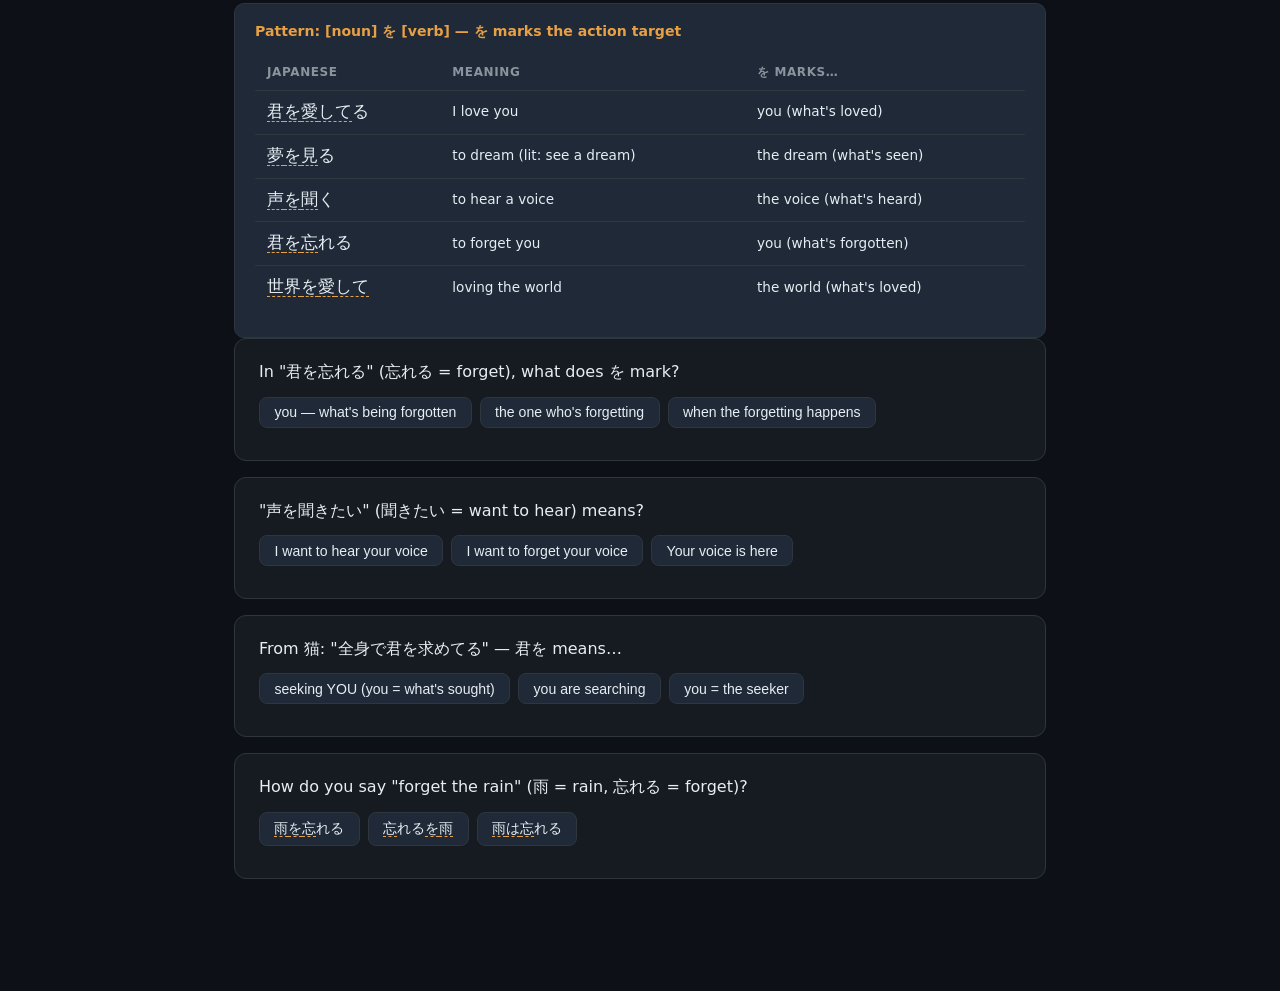
<file: grammar.html>
<!DOCTYPE html>
<html lang="en">
<head>
  <meta charset="UTF-8" />
  <meta name="viewport" content="width=device-width, initial-scale=1.0" />
  <title>Grammar Practice — 日本語 Music</title>
  <link rel="stylesheet" href="style.css?v=4" />
  <script>document.documentElement.dataset.theme=localStorage.getItem('theme')||'dark'</script>
  <style>
    /* Level tabs */
    .level-tabs { display: flex; gap: .5rem; margin-bottom: 1.75rem; }

    /* Hoverable Japanese words in grammar */
    .ga-word {
      cursor: pointer;
      border-bottom: 1px dashed var(--accent);
      transition: opacity .15s;
    }
    .ga-word:hover { opacity: .7; }

    .gp-section { margin-bottom: 3rem; }
    .gp-section h2 { font-size: 1.15rem; color: var(--accent); margin-bottom: .3rem; }
    .gp-section .gp-desc { font-size: .85rem; color: var(--muted); margin-bottom: 1.25rem; line-height: 1.6; }

    /* Exercise card */
    .ex-card {
      background: var(--surface);
      border: 1px solid var(--border);
      border-radius: var(--radius);
      padding: 1.25rem 1.5rem;
      margin-bottom: 1rem;
      transition: border-color .15s;
    }
    .ex-card.correct { border-color: #34d399; background: rgba(52,211,153,.06); }
    .ex-card.wrong   { border-color: #f87171; background: rgba(248,113,113,.06); }

    .ex-q { font-size: 1rem; margin-bottom: .75rem; line-height: 1.6; }
    .ex-q .ja { font-family: var(--font-ja); font-size: 1.2rem; }
    .ex-q .blank { display: inline-block; min-width: 3rem; border-bottom: 2px solid var(--accent); text-align: center; color: var(--accent); font-weight: 700; padding: 0 .25rem; }

    .ex-options { display: flex; flex-wrap: wrap; gap: .5rem; margin-bottom: .75rem; }
    .ex-opt {
      padding: .4rem .9rem;
      border: 1px solid var(--border);
      border-radius: 8px;
      background: var(--surface2);
      color: var(--text);
      cursor: pointer;
      font-size: .88rem;
      font-family: var(--font-ja);
      transition: all .15s;
    }
    .ex-opt:hover:not([disabled]) { border-color: var(--accent); }
    .ex-opt.selected-correct { background: rgba(52,211,153,.2); border-color: #34d399; color: #34d399; }
    .ex-opt.selected-wrong   { background: rgba(248,113,113,.15); border-color: #f87171; color: #f87171; }
    .ex-opt.reveal-correct   { background: rgba(52,211,153,.1); border-color: #34d399; }
    .ex-opt[disabled] { cursor: default; opacity: .7; }

    .ex-feedback { font-size: .85rem; line-height: 1.6; margin-top: .5rem; padding: .6rem .9rem; border-radius: 8px; }
    .ex-feedback.correct { background: rgba(52,211,153,.1); color: #34d399; }
    .ex-feedback.wrong   { background: rgba(248,113,113,.1); color: #f87171; }
    .ex-feedback.hidden  { display: none; }

    /* Reference tables */
    .ref-table { width: 100%; border-collapse: collapse; font-size: .85rem; margin: .75rem 0; }
    .ref-table th { background: var(--surface2); text-align: left; padding: .5rem .75rem; font-weight: 600; color: var(--muted); font-size: .75rem; text-transform: uppercase; letter-spacing: .05em; }
    .ref-table td { padding: .5rem .75rem; border-top: 1px solid var(--border); }
    .ref-table td .ja { font-family: var(--font-ja); font-size: 1.05rem; }
    .ref-table tr:hover td { background: var(--surface2); }

    /* Noun grid */
    .noun-grid { display: grid; grid-template-columns: repeat(auto-fill, minmax(130px,1fr)); gap: .5rem; margin-top: .75rem; }
    .noun-pill { background: var(--surface2); border: 1px solid var(--border); border-radius: 8px; padding: .5rem .75rem; font-size: .82rem; cursor: pointer; transition: border-color .15s; }
    .noun-pill:hover { border-color: var(--accent); }
    .noun-pill .ja { font-family: var(--font-ja); font-size: 1.1rem; display: block; }
    .noun-pill .rom { color: var(--muted); font-size: .75rem; }
    .noun-pill .en { font-size: .75rem; color: var(--text); }

    /* Score banner */
    .score-banner { text-align: center; padding: 1.5rem; background: var(--surface); border: 1px solid var(--border); border-radius: var(--radius); margin-bottom: 2rem; }
    .score-banner .score { font-size: 2rem; font-weight: 700; color: var(--accent); }
    .score-banner .score-label { font-size: .85rem; color: var(--muted); margin-top: .25rem; }
  </style>
</head>
<body>
  <main class="page">
    <div class="hero" style="padding-top:2rem;">
      <h1>Grammar Practice</h1>
      <p>Learn key Japanese grammar through your songs. Each exercise uses words from the lyrics — plus a few everyday nouns to build on.</p>
    </div>

    <div class="level-tabs">
      <button class="btn active" id="tabL1">⭐ Level 1 — Foundations</button>
      <button class="btn" id="tabL2">⭐⭐ Level 2 — Patterns</button>
    </div>

    <div id="scoreBar" style="display:none;" class="score-banner">
      <div class="score" id="scoreNum">0 / 0</div>
      <div class="score-label">answered correctly</div>
    </div>

    <div id="levelL1"></div>
    <div id="levelL2" style="display:none"></div>
  </main>

  <script src="lyrics.js?v=5"></script>
  <script src="dict.js?v=4"></script>
  <script src="app.js?v=5"></script>
  <script>
  function escHtml(s) { return String(s).replace(/&/g,'&amp;').replace(/</g,'&lt;').replace(/>/g,'&gt;').replace(/"/g,'&quot;'); }
  function escAttr(s) { return String(s).replace(/"/g,'&quot;').replace(/'/g,'&#39;'); }

  document.addEventListener('DOMContentLoaded', () => {
    initTooltip();

    let totalAnswered = 0, totalCorrect = 0;

    function updateScore() {
      if (totalAnswered === 0) return;
      document.getElementById('scoreBar').style.display = '';
      document.getElementById('scoreNum').textContent = `${totalCorrect} / ${totalAnswered}`;
    }

    // ── Japanese word hover annotation ────────────────────────────
    const JDICT_KEYS = [...JDICT.keys()].sort((a,b) => [...b].length - [...a].length);

    function buildJaHtml(text) {
      if (!text) return '';
      const chars = [...text], n = chars.length;
      let html = '', i = 0;
      while (i < n) {
        const ch = chars[i];
        if (!/[぀-鿿＀-￯]/.test(ch)) { html += escHtml(ch); i++; continue; }
        let matched = false;
        for (const key of JDICT_KEYS) {
          const kc = [...key];
          if (i + kc.length > n) continue;
          if (kc.every((c,j) => chars[i+j] === c)) {
            html += `<span class="ga-word" data-word="${escAttr(key)}">${escHtml(key)}</span>`;
            i += kc.length; matched = true; break;
          }
        }
        if (!matched) {
          html += /[一-鿿]/.test(ch)
            ? `<span class="ga-word" data-word="${escAttr(ch)}">${escHtml(ch)}</span>`
            : escHtml(ch);
          i++;
        }
      }
      return html;
    }

    function lookupGrammarWord(ja) {
      if (JDICT.has(ja)) { const e = JDICT.get(ja); return { ja, hiragana: e.hiragana||ja, romaji: e.romaji||'', en: e.en||'', tier:'dict' }; }
      const bn = BASIC_NOUNS.find(n => n.ja === ja || n.kanji === ja);
      if (bn) return { ja, hiragana: bn.ja, romaji: bn.romaji, en: bn.en, tier:'key' };
      for (const song of SONGS) {
        for (const w of [...(song.vocab||[]), ...(song.extendedVocab||[])]) {
          if (w.ja === ja) return { ...w, tier:'key' };
        }
      }
      return null;
    }

    function annotateSection(div) {
      // Annotate .ja cells in reference tables
      div.querySelectorAll('.ja').forEach(el => {
        if (!el.querySelector('.ga-word') && el.textContent.trim()) {
          el.innerHTML = buildJaHtml(el.textContent);
        }
      });
      // Annotate option buttons that contain Japanese
      div.querySelectorAll('.ex-opt').forEach(btn => {
        if (/[぀-鿿一-鿿]/.test(btn.textContent) && !btn.querySelector('.ga-word')) {
          btn.innerHTML = buildJaHtml(btn.textContent);
        }
      });
      // Wire up click → tooltip
      div.querySelectorAll('.ga-word[data-word]').forEach(el => {
        el.addEventListener('click', e => {
          e.stopPropagation();
          const w = lookupGrammarWord(el.dataset.word);
          if (w) showTooltip(w, el); else showLookupTooltip(el.dataset.word, el);
        });
      });
    }

    // ── Reference data ────────────────────────────────────────────

    const PRONOUNS_I = [
      { ja: '僕', rom: 'boku', en: 'I / me', note: 'Casual, typically male. Warm, a little vulnerable. Used throughout Wacci\'s songs.' },
      { ja: '私', rom: 'watashi', en: 'I / me', note: 'Neutral. Anyone can use it. More formal than 僕.' },
      { ja: 'あたし', rom: 'atashi', en: 'I / me', note: 'Casual, softer, typically feminine.' },
    ];
    const PRONOUNS_YOU = [
      { ja: '君', rom: 'kimi', en: 'you', note: 'Casual and close — used for someone you love or are intimate with. Very common in J-pop.' },
      { ja: 'あなた', rom: 'anata', en: 'you', note: 'Neutral/polite. Also used by a wife to address her husband in traditional speech.' },
      { ja: 'お前', rom: 'omae', en: 'you', note: 'Very casual, can sound rough. Used between close male friends.' },
    ];

    const I_ADJ = [
      { ja: '美しい', rom: 'utsukushii', en: 'beautiful', song: 'レモン, 長い髪' },
      { ja: '悲しい', rom: 'kanashii', en: 'sad', song: 'レモン' },
      { ja: '優しい', rom: 'yasashii', en: 'kind / gentle', song: '別の人' },
      { ja: '苦い', rom: 'nigai', en: 'bitter', song: 'レモン' },
      { ja: '遠い', rom: 'tōi', en: 'far / distant', song: 'レモン' },
      { ja: '寂しい', rom: 'sabishii', en: 'lonely', song: '足りない' },
      { ja: '甘い', rom: 'amai', en: 'sweet', song: '足りない' },
      { ja: '痛い', rom: 'itai', en: 'painful / ouch', song: 'レモン' },
    ];

    // ── LEVEL 1 SECTIONS ──────────────────────────────────────────
    const SECTIONS_L1 = [

      {
        id: 'pronouns',
        title: '1. "You" and "I" — choosing the right word',
        desc: 'Japanese has different words for "I" and "you" depending on how casual or close you are with someone. In your songs, 君 and 僕 appear constantly.',
        reference: () => `
          <h3 style="font-size:.9rem;color:var(--muted);text-transform:uppercase;letter-spacing:.06em;margin-bottom:.5rem;">Reference</h3>
          <table class="ref-table">
            <tr><th>"I"</th><th>Romaji</th><th>Use when…</th></tr>
            ${PRONOUNS_I.map(p=>`<tr><td><span class="ja">${p.ja}</span></td><td>${p.rom}</td><td>${p.note}</td></tr>`).join('')}
          </table>
          <table class="ref-table" style="margin-top:.5rem">
            <tr><th>"You"</th><th>Romaji</th><th>Use when…</th></tr>
            ${PRONOUNS_YOU.map(p=>`<tr><td><span class="ja">${p.ja}</span></td><td>${p.rom}</td><td>${p.note}</td></tr>`).join('')}
          </table>`,
        exercises: [
          { q: 'In a tender love song, the male singer says "I like you". Which pronoun pair fits best?', options: ['僕が好きだ / 君が好きだ', '私が好きだ / お前が好きだ', 'あたしが好きだ / あなたが好きだ'], answer: 0, exp: '僕 (boku) is the warm casual "I" used by males in emotional songs, and 君 (kimi) is the intimate "you" — exactly what Wacci and DISH// use throughout their lyrics.' },
          { q: 'You\'re speaking formally to someone you just met. How do you say "You are kind"?', options: ['あなたは優しい', '君は優しい', 'お前は優しい'], answer: 0, exp: 'あなた is the safest, most neutral "you" for formal situations. 君 is too intimate for a stranger, and お前 would be rude.' },
          { q: 'Fill the blank: 「___のそばにいたい」 (I want to stay close to you) — speaker is a woman writing in a diary.', options: ['私', '僕', 'あたし'], answer: 0, exp: '私 is neutral and used by anyone. あたし also works (casual feminine), but 私 is the most natural choice in writing.' },
          { q: 'From Wacci: 「___が悪いのかな」 (I wonder if it\'s my fault). Which pronoun?', options: ['僕', '私', 'あなた'], answer: 0, exp: 'Wacci uses 僕 throughout 別の人の彼女になったよ — the speaker is a young man using the soft, casual "I".' },
        ]
      },

      {
        id: 'possessive',
        title: '2. の — "my cat", "your voice", "the scent of lemon"',
        desc: 'の connects two nouns to show possession — exactly like "\'s" or "of" in English. [Person] の [noun] = [Person]\'s [noun]. The owner always comes first.',
        reference: () => `
          <div style="background:var(--surface2);border:1px solid var(--border);border-radius:10px;padding:1rem 1.25rem;font-size:.88rem;">
            <div style="font-weight:600;color:var(--accent);margin-bottom:.5rem;">Pattern: [A] の [B] = A\'s B</div>
            <div style="display:grid;grid-template-columns:1fr 1fr;gap:.5rem;">
              <div><span class="ja">わたしの夢</span> = my dream</div>
              <div><span class="ja">君の声</span> = your voice</div>
              <div><span class="ja">レモンの匂い</span> = scent of lemon</div>
              <div><span class="ja">いぬの名前</span> = the dog's name</div>
              <div><span class="ja">雨の音</span> = sound of rain</div>
              <div><span class="ja">春の風</span> = spring wind</div>
            </div>
          </div>`,
        exercises: [
          { q: 'How do you say "my song" (私 = me, 歌 = song)?', options: ['私の歌', '歌の私', '私は歌'], answer: 0, exp: '私の歌 — the possessor comes FIRST, then の, then the thing possessed. Think: [owner] の [owned].' },
          { q: 'From レモン: "You are my light" — 君は___の光. Fill the blank.', options: ['わたし', '君', 'あなた'], answer: 0, exp: 'わたしの光 = "my light". The full line is 今も君はわたしの光 (Even now, you are my light).' },
          { q: 'How do you say "the dog\'s voice" (いぬ = dog, 声 = voice)?', options: ['いぬの声', '声のいぬ', 'いぬは声'], answer: 0, exp: 'いぬの声 — [owner] の [thing]. の links any two nouns, not just people.' },
          { q: 'Which means "the scent of rain" (雨 = rain, 匂い = scent)?', options: ['雨の匂い', '匂いの雨', '雨は匂い'], answer: 0, exp: '雨の匂い. In レモン you hear 苦いレモンの匂い (scent of a bitter lemon) — same pattern.' },
          { q: '"Your younger sister\'s dream" (君, いもうと = younger sister, 夢 = dream)?', options: ['君のいもうとの夢', '夢のいもうとの君', '君は夢のいもうと'], answer: 0, exp: '君のいもうとの夢 — you can chain の: [yours] の [sister] の [dream].' },
        ]
      },

      {
        id: 'iadj',
        title: '3. い-adjectives — words that describe',
        desc: 'Japanese adjectives ending in い attach directly to nouns or go after は. You\'ve already seen them all over your songs — 悲しい, 美しい, 優しい. Hover any word to see its reading.',
        reference: () => `
          <table class="ref-table">
            <tr><th>Japanese</th><th>Reading</th><th>Meaning</th><th>Song</th></tr>
            ${I_ADJ.map(a=>`<tr><td><span class="ja">${a.ja}</span></td><td style="color:var(--romaji-color);font-style:italic">${a.rom}</td><td>${a.en}</td><td style="color:var(--muted);font-size:.78rem">${a.song}</td></tr>`).join('')}
          </table>`,
        exercises: [
          { q: 'From レモン: "苦いレモンの匂い" — 苦い means?', options: ['bitter', 'beautiful', 'sad'], answer: 0, exp: '苦い (nigai) = bitter. The line means "the scent of a bitter lemon" — that taste you can\'t shake.' },
          { q: 'Which adjective fills "世界は___" to mean "The world is beautiful"?', options: ['美しい', '悲しい', '遠い'], answer: 0, exp: '美しい (utsukushii) = beautiful. 世界は美しい is the exact line from レモン\'s chorus.' },
          { q: '足りない mentions "電話くれた時の甘い声" — 甘い means?', options: ['sweet', 'kind', 'painful'], answer: 0, exp: '甘い (amai) = sweet. 甘い声 = "sweet voice" — the sound of a call you still remember.' },
          { q: '"遠い夢" (from レモン) — what does 遠い describe?', options: ['a distant dream', 'a bitter dream', 'a sad dream'], answer: 0, exp: '遠い (tōi) = far / distant. 遠い + 夢 = "a distant dream" — dreams that feel out of reach.' },
          { q: 'Which word means "lonely"?', options: ['寂しい', '優しい', '甘い'], answer: 0, exp: '寂しい (sabishii) = lonely. It appears in 足りない as 寂しさ (the noun form: loneliness).' },
        ]
      },

      {
        id: 'hawa',
        title: '4. X は Y — the basic Japanese sentence',
        desc: 'The most common sentence structure: [topic] は [description]. は (read "wa") sets up what the sentence is ABOUT, then you describe it. No "is" verb needed — just put the description after は.',
        reference: () => `
          <div style="background:var(--surface2);border:1px solid var(--border);border-radius:10px;padding:1rem 1.25rem;font-size:.88rem;">
            <div style="font-weight:600;color:var(--accent);margin-bottom:.75rem;">Pattern: [topic] は [adjective / noun]</div>
            <table class="ref-table">
              <tr><th>Japanese</th><th>Meaning</th><th>Song</th></tr>
              <tr><td><span class="ja">世界は美しい</span></td><td>The world is beautiful</td><td>レモン</td></tr>
              <tr><td><span class="ja">夢は遠い</span></td><td>Dreams are far away</td><td>—</td></tr>
              <tr><td><span class="ja">君はわたしの光</span></td><td>You are my light</td><td>レモン</td></tr>
              <tr><td><span class="ja">猫は可愛い</span></td><td>Cats are cute</td><td>—</td></tr>
              <tr><td><span class="ja">心はいつもそばにある</span></td><td>My heart is always nearby</td><td>さよなら</td></tr>
            </table>
          </div>`,
        exercises: [
          { q: 'What does "世界は美しい" mean? (世界 = world, 美しい = beautiful)', options: ['The world is beautiful', 'The cat is cute', 'A dream is far'], answer: 0, exp: '世界 (world) は → topic. 美しい (beautiful) → what we say about it. This is the exact line from レモン\'s chorus.' },
          { q: 'In "猫は可愛い", は comes after which word?', options: ['猫 (cat)', '可愛い (cute)', 'は itself'], answer: 0, exp: 'は comes after 猫 — 猫 is the TOPIC. "As for cats, [they] are cute." The topic always comes before は.' },
          { q: 'How do you say "Rain is beautiful" (雨 = rain, 美しい = beautiful)?', options: ['雨は美しい', '美しいは雨', '雨が美しいの'], answer: 0, exp: '雨は美しい — は marks 雨 as the topic. Then 美しい describes it. Simple and correct.' },
          { q: 'From レモン: "今も君はわたしの光" — 君は sets up the topic. What\'s the topic?', options: ['君 (you)', '光 (light)', '今 (now)'], answer: 0, exp: '君は — "as for you". The rest of the sentence (わたしの光) says what you ARE: my light.' },
        ]
      },

      {
        id: 'wo',
        title: '5. を — marking what the action is done TO',
        desc: 'を (pronounced "o") marks the OBJECT of a verb — the thing being acted on. In English: "I love you" → you are the object. In Japanese: 君を愛してる → 君を is the object (you = what\'s being loved).',
        reference: () => `
          <div style="background:var(--surface2);border:1px solid var(--border);border-radius:10px;padding:1rem 1.25rem;font-size:.88rem;">
            <div style="font-weight:600;color:var(--accent);margin-bottom:.75rem;">Pattern: [noun] を [verb] — を marks the action target</div>
            <table class="ref-table">
              <tr><th>Japanese</th><th>Meaning</th><th>を marks…</th></tr>
              <tr><td><span class="ja">君を愛してる</span></td><td>I love you</td><td>you (what's loved)</td></tr>
              <tr><td><span class="ja">夢を見る</span></td><td>to dream (lit: see a dream)</td><td>the dream (what's seen)</td></tr>
              <tr><td><span class="ja">声を聞く</span></td><td>to hear a voice</td><td>the voice (what's heard)</td></tr>
              <tr><td><span class="ja">君を忘れる</span></td><td>to forget you</td><td>you (what's forgotten)</td></tr>
              <tr><td><span class="ja">世界を愛して</span></td><td>loving the world</td><td>the world (what's loved)</td></tr>
            </table>
          </div>`,
        exercises: [
          { q: 'In "君を忘れる" (忘れる = forget), what does を mark?', options: ['you — what\'s being forgotten', 'the one who\'s forgetting', 'when the forgetting happens'], answer: 0, exp: '君を — を marks 君 (you) as the OBJECT of 忘れる (forget). You = what\'s being forgotten.' },
          { q: '"声を聞きたい" (聞きたい = want to hear) means?', options: ['I want to hear your voice', 'I want to forget your voice', 'Your voice is here'], answer: 0, exp: '声を聞きたい — 声 (voice) is the object of 聞く (hear). を marks it as what you want to hear.' },
          { q: 'From 猫: "全身で君を求めてる" — 君を means…', options: ['seeking YOU (you = what\'s sought)', 'you are searching', 'you = the seeker'], answer: 0, exp: '君を求めてる — 求める (motomeru) = to seek/want. 君を marks YOU as what every part of him is seeking.' },
          { q: 'How do you say "forget the rain" (雨 = rain, 忘れる = forget)?', options: ['雨を忘れる', '忘れるを雨', '雨は忘れる'], answer: 0, exp: '雨を忘れる — を marks 雨 as the object of 忘れる. Object always comes before the verb in Japanese.' },
        ]
      },

    ]; // end SECTIONS_L1

    // ── LEVEL 2 SECTIONS ──────────────────────────────────────────
    const SECTIONS_L2 = [

      {
        id: 'pronouns',
        title: '1. "You" and "I" — choosing the right pronoun',
        desc: 'Japanese has multiple words for "I" and "you" depending on how casual and close you are with someone. In your songs, 君 and 僕 are everywhere.',
        reference: () => `
          <h3 style="font-size:.9rem;color:var(--muted);text-transform:uppercase;letter-spacing:.06em;margin-bottom:.5rem;">Reference</h3>
          <table class="ref-table">
            <tr><th>"I"</th><th>Romaji</th><th>Use when…</th></tr>
            ${PRONOUNS_I.map(p=>`<tr><td><span class="ja">${p.ja}</span></td><td>${p.rom}</td><td>${p.note}</td></tr>`).join('')}
          </table>
          <table class="ref-table" style="margin-top:.5rem">
            <tr><th>"You"</th><th>Romaji</th><th>Use when…</th></tr>
            ${PRONOUNS_YOU.map(p=>`<tr><td><span class="ja">${p.ja}</span></td><td>${p.rom}</td><td>${p.note}</td></tr>`).join('')}
          </table>`,
        exercises: [
          { q: 'In a tender love song, the male singer says "I like you". Which pronoun pair fits best?', options: ['僕が好きだ / 君が好きだ', '私が好きだ / お前が好きだ', 'あたしが好きだ / あなたが好きだ'], answer: 0, exp: '僕 (boku) is the warm casual "I" used by males in emotional songs, and 君 (kimi) is the intimate "you" — exactly what Wacci and DISH// use throughout their lyrics.' },
          { q: 'You\'re speaking formally to someone you just met. How do you say "You are kind"?', options: ['あなたは優しい', '君は優しい', 'お前は優しい'], answer: 0, exp: 'あなた is the safest, most neutral "you" for formal or unfamiliar situations. 君 is too intimate for a stranger, and お前 would be rude.' },
          { q: 'Fill the blank: 「___のそばにいたい」 (I want to stay close to you) — speaker is female writing in a diary.', options: ['私', '僕', 'あたし'], answer: 0, exp: '私 is neutral and used by anyone. あたし also works (casual feminine), but 私 is the most natural and common choice in writing.' },
          { q: 'From Wacci: 「___が悪いのかな」 (I wonder if it\'s my fault). Which pronoun?', options: ['僕', '私', 'あなた'], answer: 0, exp: 'Wacci uses 僕 throughout 別の人の彼女になったよ — the speaker is a young man using the soft, casual "I".' },
        ]
      },

      {
        id: 'possessive',
        title: '2. の — "my cat", "your dream", "the scent of lemon"',
        desc: 'の connects two nouns to show possession or belonging — exactly like "\'s" or "of" in English. [Person] の [noun] = [Person]\'s [noun].',
        reference: () => `
          <div style="background:var(--surface2);border:1px solid var(--border);border-radius:10px;padding:1rem 1.25rem;font-size:.88rem;">
            <div style="font-weight:600;color:var(--accent);margin-bottom:.5rem;">Pattern: [A] の [B] = A's B</div>
            <div style="display:grid;grid-template-columns:1fr 1fr;gap:.4rem;">
              <div><span style="font-family:var(--font-ja)">わたしの夢</span> = my dream</div>
              <div><span style="font-family:var(--font-ja)">君の声</span> = your voice</div>
              <div><span style="font-family:var(--font-ja)">レモンの匂い</span> = scent of lemon</div>
              <div><span style="font-family:var(--font-ja)">いぬの名前</span> = dog's name</div>
            </div>
          </div>`,
        exercises: [
          { q: 'How do you say "my song" (私 = me, 歌 = song)?', options: ['私の歌', '歌の私', '私は歌'], answer: 0, exp: '私の歌 — the possessor always comes FIRST, then の, then the thing possessed. Think: [owner] の [owned].' },
          { q: 'From レモン: "You are my light" — 君は___の光. Fill the blank.', options: ['わたし', '君', 'あなた'], answer: 0, exp: 'わたしの光 = "my light" — the full line is 今も君はわたしの光 (Even now, you are my light).' },
          { q: 'How do you say "the dog\'s voice" (いぬ = dog, 声 = voice)?', options: ['いぬの声', '声のいぬ', 'いぬは声'], answer: 0, exp: 'いぬの声 — [owner]の[thing]. の just links the two nouns, same pattern as わたしの夢.' },
          { q: 'Your friend\'s dream (ともだち = friend, 夢 = dream)?', options: ['ともだちの夢', '夢のともだち', 'ともだちは夢'], answer: 0, exp: 'ともだちの夢 — friend\'s dream. The pattern never changes: [person/thing] の [noun].' },
          { q: 'Which of these means "the scent of rain" (雨 = rain, 匂い = scent)?', options: ['雨の匂い', '匂いの雨', '雨は匂い'], answer: 0, exp: '雨の匂い — の works for things, not just people. In レモン, you hear both レモンの匂い (scent of lemon) and 雨 in the same song.' },
        ]
      },

      {
        id: 'ha_ga',
        title: '3. は vs が — topic marker vs subject marker',
        desc: 'は (wa) marks the TOPIC of the sentence — what it\'s about. が (ga) marks the SUBJECT — the doer or focus. They can both mark the same word, but change the nuance.',
        reference: () => `
          <div style="background:var(--surface2);border:1px solid var(--border);border-radius:10px;padding:1rem 1.25rem;font-size:.88rem;">
            <div style="margin-bottom:.6rem;"><span style="color:var(--accent);font-weight:600;">は</span> → topic marker: "as for [X]…" — introduces or contrasts the topic</div>
            <div style="margin-bottom:.6rem;"><span style="color:#60a5fa;font-weight:600;">が</span> → subject marker: focuses on WHO does or feels something</div>
            <table class="ref-table" style="margin-top:.5rem;">
              <tr><th>Sentence</th><th>Nuance</th></tr>
              <tr><td><span style="font-family:var(--font-ja)">猫<b>は</b>可愛い</span></td><td>Cats (as a topic) are cute</td></tr>
              <tr><td><span style="font-family:var(--font-ja)">猫<b>が</b>可愛い</span></td><td>It's the CAT that is cute (emphasis)</td></tr>
              <tr><td><span style="font-family:var(--font-ja)">世界<b>は</b>美しい</span></td><td>The world is beautiful (レモン)</td></tr>
              <tr><td><span style="font-family:var(--font-ja)">君<b>が</b>好き</span></td><td>It's YOU I like (strong feeling)</td></tr>
            </table>
          </div>`,
        exercises: [
          { q: 'From レモン: "The world is beautiful" — 世界___ 美しい. Which particle?', options: ['は', 'が', 'の', 'に'], answer: 0, exp: '世界は美しい — は sets "the world" as the topic: "As for the world, it is beautiful." This is the exact line from Lemon\'s chorus.' },
          { q: '"I love YOU" (emphasis on you, not someone else) — 君___好きだ.', options: ['が', 'は', 'の', 'も'], answer: 0, exp: '君が好きだ — が focuses on WHO you love. It\'s the exact pattern you hear in J-pop when the singer wants to emphasise "it\'s YOU specifically."' },
          { q: '"My heart and body are fighting" (from 猫) — 心と体___ 喧嘩して. Which particle?', options: ['が', 'は', 'の', 'を'], answer: 0, exp: '心と体が喧嘩して — が marks the subject doing the action (fighting). The heart and body are both the subject of the fighting.' },
          { q: '"Dreams are far" (夢 = dream, 遠い = far) — 夢___ 遠い.', options: ['は', 'が', 'に', 'を'], answer: 0, exp: '夢は遠い — は sets "dreams" as the topic being described. "As for dreams, they are far away." は is perfect for general statements about something.' },
        ]
      },

      {
        id: 'tai',
        title: '4. たい / たかった — "want to" / "wanted to"',
        desc: 'Attach たい to the verb stem (remove ます) to say you want to do something. Use たかった for past wanting. This is the grammar behind some of the most emotional lines in your songs.',
        reference: () => `
          <div style="background:var(--surface2);border:1px solid var(--border);border-radius:10px;padding:1rem 1.25rem;font-size:.88rem;">
            <div style="font-weight:600;color:var(--accent);margin-bottom:.5rem;">Pattern: [verb stem] + たい = want to [verb]</div>
            <table class="ref-table">
              <tr><th>Verb</th><th>Stem (drop -masu)</th><th>たい form</th><th>Meaning</th></tr>
              <tr><td><span style="font-family:var(--font-ja)">なります</span></td><td><span style="font-family:var(--font-ja)">なり</span></td><td><span style="font-family:var(--font-ja)">なりたい</span></td><td>want to become</td></tr>
              <tr><td><span style="font-family:var(--font-ja)">会います</span></td><td><span style="font-family:var(--font-ja)">会い</span></td><td><span style="font-family:var(--font-ja)">会いたい</span></td><td>want to meet</td></tr>
              <tr><td><span style="font-family:var(--font-ja)">歌います</span></td><td><span style="font-family:var(--font-ja)">歌い</span></td><td><span style="font-family:var(--font-ja)">歌いたい</span></td><td>want to sing</td></tr>
              <tr><td><span style="font-family:var(--font-ja)">言います</span></td><td><span style="font-family:var(--font-ja)">言い</span></td><td><span style="font-family:var(--font-ja)">言いたい</span></td><td>want to say</td></tr>
            </table>
          </div>`,
        exercises: [
          { q: 'From 猫: "I wanted to become a cat" — 猫に___。', options: ['なりたかった', 'なりたい', 'なった', 'なれない'], answer: 0, exp: 'なりたかった is the PAST tense of なりたい (want to become). -たい → -たかった, just like い-adjectives: 高い → 高かった.' },
          { q: '"I want to meet you" (会う = to meet) — 君に___。', options: ['会いたい', '会いたかった', '会えない', '会った'], answer: 0, exp: '会いたい — present tense "want to meet". From ref:rain: 会いたいんだ (I want to see you). The んだ adds emotional emphasis.' },
          { q: '"I wanted to sing that song" — あの歌を___。', options: ['歌いたかった', '歌いたい', '歌った', '歌えた'], answer: 0, exp: '歌いたかった — past wanting. Stem 歌い + たかった. The -い stem comes from 歌います → 歌い.' },
          { q: 'From 別の人の彼女: "I wanted to let you hear this song" — この歌を聴かせ___な。', options: ['たかった', 'たい', 'ている', 'てほしい'], answer: 0, exp: 'たかった — past wanted to. The line is この歌を聴かせたかったな — "I wanted to let you hear this song (but now it\'s too late)".' },
        ]
      },

      {
        id: 'ni_naru',
        title: '5. に + なる — "to become"',
        desc: 'One of the most useful patterns in Japanese. [Noun] に + なる = "to become [noun]". You hear it constantly — in 猫 (become a cat), in Wacci (become someone\'s girlfriend), and more.',
        reference: () => `
          <div style="background:var(--surface2);border:1px solid var(--border);border-radius:10px;padding:1rem 1.25rem;font-size:.88rem;">
            <div style="font-weight:600;color:var(--accent);margin-bottom:.5rem;">Pattern: [noun] に + なる</div>
            <div style="display:grid;grid-template-columns:1fr 1fr;gap:.4rem;margin-top:.3rem;">
              <div><span style="font-family:var(--font-ja)">猫になる</span> = become a cat</div>
              <div><span style="font-family:var(--font-ja)">大人になった</span> = became an adult</div>
              <div><span style="font-family:var(--font-ja)">彼女になった</span> = became a girlfriend</div>
              <div><span style="font-family:var(--font-ja)">ともだちになろう</span> = let\'s become friends</div>
            </div>
          </div>`,
        exercises: [
          { q: '"Became someone\'s girlfriend" — 別の人の___になった。', options: ['彼女', '猫', '大人', '夢'], answer: 0, exp: '彼女になった — "became a girlfriend". This is literally the title of the Wacci song: 別の人の彼女になったよ.' },
          { q: '"I want to become a cat" (present wish) — 猫に___。', options: ['なりたい', 'なった', 'なれる', 'なっている'], answer: 0, exp: 'なりたい — want to become. From 猫 by DISH//: 猫になりたかった (past: wanted to become).' },
          { q: '"Let\'s become friends" — ともだちに___。', options: ['なろう', 'なった', 'なりたかった', 'なれない'], answer: 0, exp: 'なろう is the volitional/invitation form of なる — "let\'s become". Like "let\'s go" = 行こう.' },
          { q: '"The days became boring" (つまらない = boring) — 日々が___ なった。', options: ['つまらなく', 'つまらない', 'つまら', 'つまらなかった'], answer: 0, exp: 'つまらなく + なった — when an i-adjective precedes なる, it changes to its -く form. つまらない → つまらなく + なった = became boring. From 猫: 面白いくらいにつまらない.' },
        ]
      },

      {
        id: 'mada_mo',
        title: '6. まだ / も / ずっと — time and emphasis',
        desc: 'Three little words that pack a huge emotional punch. まだ = still/not yet. も = also/even. ずっと = all along/always. These appear in almost every one of your songs.',
        reference: () => `
          <div style="background:var(--surface2);border:1px solid var(--border);border-radius:10px;padding:1rem 1.25rem;font-size:.88rem;display:grid;grid-template-columns:1fr 1fr 1fr;gap:.75rem;">
            <div><div style="color:var(--accent);font-weight:700;font-family:var(--font-ja)">まだ</div><div style="color:var(--muted);font-size:.75rem;margin:.2rem 0">mada</div><div>still / not yet</div><div style="color:var(--muted);font-size:.75rem;margin-top:.3rem">まだ好き = still like you<br>まだ言えない = can't say yet</div></div>
            <div><div style="color:var(--accent);font-weight:700;font-family:var(--font-ja)">も</div><div style="color:var(--muted);font-size:.75rem;margin:.2rem 0">mo</div><div>also / even / too</div><div style="color:var(--muted);font-size:.75rem;margin-top:.3rem">今も = even now<br>君も = you too</div></div>
            <div><div style="color:var(--accent);font-weight:700;font-family:var(--font-ja)">ずっと</div><div style="color:var(--muted);font-size:.75rem;margin:.2rem 0">zutto</div><div>all along / always</div><div style="color:var(--muted);font-size:.75rem;margin-top:.3rem">ずっと好き = always liked you<br>ずっとそばに = always nearby</div></div>
          </div>`,
        exercises: [
          { q: 'From ref:rain: "Still not enough" — ___ 足りなくて。', options: ['まだ', 'もう', 'ずっと', 'また'], answer: 0, exp: 'まだ + negative = "not yet / still not". まだ足りない = "still not enough" — that ache of wanting more.' },
          { q: 'From レモン: "Even now, you are my light" — ___ 君はわたしの光。', options: ['今も', '今は', '今が', '今ずっと'], answer: 0, exp: '今も — 今 (now) + も (even/also) = "even now". も replaces は or が to add the nuance of "too" or "even".' },
          { q: 'From Wacci: "I\'ve always liked you, all along" — ___ 好きだったんだ。', options: ['ずっと', 'まだ', 'また', 'もう'], answer: 0, exp: 'ずっと expresses duration — "all along, the whole time". ずっと好きだった = liked you the whole time, continuously.' },
          { q: '"I still can\'t forget" — ___ 忘れられない。', options: ['まだ', 'ずっと', 'また', 'もう'], answer: 0, exp: 'まだ + negative = "still not [doing it]". まだ忘れられない = still can\'t forget. ずっと also fits emotionally, but まだ emphasises the "not yet" aspect.' },
        ]
      },

      {
        id: 'nouns',
        title: '7. Building phrases with song vocab + everyday nouns',
        desc: 'Use の to build "my ___" / "your ___" phrases with both song vocab and everyday nouns. Click any noun to hear it.',
        reference: () => {
          const all = BASIC_NOUNS;
          const pills = all.map(n => `<div class="noun-pill" onclick="speak('${n.ja}')"><span class="ja">${n.ja}</span><span class="rom">${n.romaji}</span><span class="en">${n.en}</span></div>`).join('');
          return `<div class="noun-grid">${pills}</div>`;
        },
        exercises: [
          { q: '"My dog" (僕 = me, いぬ = dog)', options: ['僕のいぬ', 'いぬの僕', 'いぬは僕'], answer: 0, exp: '僕のいぬ — [person] の [thing]. The dog is mine.' },
          { q: '"Your music" (君 = you, おんがく = music)', options: ['君のおんがく', 'おんがくの君', '君はおんがく'], answer: 0, exp: '君のおんがく — exactly like わたしの夢 or 君の声 from the songs.' },
          { q: '"The friend\'s name" (ともだち = friend, なまえ = name)', options: ['ともだちのなまえ', 'なまえのともだち', 'ともだちはなまえ'], answer: 0, exp: 'ともだちのなまえ — [whose] の [what]. The friend is the owner, the name is what\'s owned.' },
          { q: 'Which means "the wind\'s voice" (かぜ = wind, こえ = voice)?', options: ['かぜのこえ', 'こえのかぜ', 'かぜはこえ'], answer: 0, exp: 'かぜのこえ — "the voice of the wind". In さよなら, 春の風 (haru no kaze) = the spring wind, same pattern.' },
          { q: '"My younger sister\'s dream" (僕 = I, いもうと = younger sister, ゆめ = dream)', options: ['僕のいもうとのゆめ', 'いもうとのゆめの僕', 'ゆめのいもうと'], answer: 0, exp: '僕のいもうとのゆめ — you can chain の: [mine] の [sister] の [dream]. "My younger sister\'s dream."' },
        ]
      },

      {
        id: 'nante',
        title: '8. なんて — dismissal, disbelief, "of all things"',
        desc: 'Add なんて after a noun or phrase to express that something is hard to believe, surprising, or being brushed off. From 猫: 君の顔なんて忘れてやるさ — "I\'ll forget your face" (said with the bitterness of someone who knows they probably can\'t).',
        reference: () => `
          <div style="background:var(--surface2);border:1px solid var(--border);border-radius:10px;padding:1rem 1.25rem;font-size:.88rem;">
            <div style="font-weight:600;color:var(--accent);margin-bottom:.6rem;">Pattern: [noun / phrase] + なんて</div>
            <table class="ref-table">
              <tr><th>Japanese</th><th>Meaning</th><th>Feel</th></tr>
              <tr><td><span class="ja">君の顔なんて忘れてやるさ</span></td><td>I'll forget your face</td><td>bitter bravado — he knows he can't</td></tr>
              <tr><td><span class="ja">夢なんて</span></td><td>dreams… (pff)</td><td>dismissive — "dreams, as if"</td></tr>
              <tr><td><span class="ja">泣くなんて</span></td><td>crying — of all things</td><td>surprised or self-deprecating</td></tr>
              <tr><td><span class="ja">さようならなんて言わないで</span></td><td>don't say something like "goodbye"</td><td>pleading — that word feels impossible</td></tr>
            </table>
          </div>`,
        exercises: [
          { q: 'From 猫: "I\'ll forget your face" — 君の顔___ 忘れてやるさ。', options: ['なんて', 'でも', 'から', 'まで'], answer: 0, exp: 'なんて after 君の顔 dismisses the idea — "your face, of all things". The さ at the end adds bravado. He\'s trying to convince himself.' },
          { q: 'You\'re surprised you cried. "I cried — of all things!" — ___なんてね。', options: ['泣いた', 'なきたい', 'なみだ', 'わらう'], answer: 0, exp: '泣いたなんて — the verb in plain past form + なんて: "I actually cried — I can\'t believe it." A very natural self-surprised expression.' },
          { q: 'A friend says "さようならなんて言わないで". What does なんて do here?', options: ['Makes "goodbye" feel unbearable / impossible to say', 'Means "even if"', 'Shows the action is ongoing', 'Marks the topic'], answer: 0, exp: 'なんて highlights that the word さようなら itself feels too heavy or unbelievable — "don\'t say something like that". It colours the noun with strong feeling.' },
          { q: '"Dreams — as if!" (dismissing the idea of dreams) — ___なんて。', options: ['夢', '君', '今', '光'], answer: 0, exp: '夢なんて — "dreams, of all things / dreams? please." Just noun + なんて is enough to express the dismissal. No verb needed.' },
        ]
      },

      {
        id: 'kono',
        title: '9. この / その / あの — "this", "that", "that (shared)"',
        desc: 'These three words always come directly before a noun and can never stand alone. この = this (near you). その = that (near the other person). あの = that one both of you know about — often used for memories.',
        reference: () => `
          <div style="background:var(--surface2);border:1px solid var(--border);border-radius:10px;padding:1rem 1.25rem;font-size:.88rem;">
            <div style="font-weight:600;color:var(--accent);margin-bottom:.6rem;">この · その · あの — always before a noun</div>
            <table class="ref-table">
              <tr><th>Word</th><th>Distance</th><th>Song example</th></tr>
              <tr><td><span class="ja">この</span> (kono)</td><td>near the speaker — "this"</td><td><span class="ja">だからこの僕も一緒に</span> — so take this me too</td></tr>
              <tr><td><span class="ja">その</span> (sono)</td><td>near the listener — "that"</td><td><span class="ja">その傷拭うし</span> — I'd wipe those wounds (猫)</td></tr>
              <tr><td><span class="ja">あの</span> (ano)</td><td>shared memory / far away</td><td><span class="ja">あの頃</span> — back then (レモン, ref:rain)</td></tr>
            </table>
            <div style="margin-top:.6rem;color:var(--muted);font-size:.8rem;">⚠ None of these can stand alone — they must precede a noun: この<b>街</b>, あの<b>日</b>, その<b>声</b>.</div>
          </div>`,
        exercises: [
          { q: 'From 猫: "だから___ 僕も一緒に" — the singer points at himself emotionally. Which word?', options: ['この', 'その', 'あの', 'どの'], answer: 0, exp: 'この僕 — "this me (right here)". この points to something close to the speaker — in this case, himself. It adds emotional weight: "even this pathetic me".' },
          { q: '"That city we both remember" — ___ 街。', options: ['あの', 'この', 'その', 'どの'], answer: 0, exp: 'あの街 — あの is for things both people share in memory or that are far away from both. 猫 opens with この街 (this city, near the speaker now) but あの街 would evoke a remembered place.' },
          { q: '"I like this song" — ___ 歌が好き。', options: ['この', 'あの', 'その', 'どの'], answer: 0, exp: 'この歌が好き — この is "this" near the speaker right now. If you\'re talking about a song you\'re currently listening to or holding, この is exactly right.' },
          { q: 'From レモン / ref:rain: "___ 頃" means "back then / that time". Which word?', options: ['あの', 'この', 'その', 'いつ'], answer: 0, exp: 'あの頃 — "back then". あの is perfect for shared memories: both speaker and listener know the time being referenced. You hear this constantly in J-pop about lost love.' },
          { q: '"That voice of yours" (talking to someone present) — ___ 声。', options: ['その', 'この', 'あの', 'どの'], answer: 0, exp: 'その声 — その points to something near the *listener*. Since the voice belongs to the person you\'re talking to, その fits. あの声 would feel more like a remembered voice from the past.' },
        ]
      },

    ]; // end SECTIONS_L2

    // ── Build sections ────────────────────────────────────────────

    function buildSections(sections, container) {
      sections.forEach(sec => {
        const div = document.createElement('div');
        div.className = 'gp-section';
        div.id = sec.id;
        div.innerHTML = `
          <h2>${sec.title}</h2>
          <p class="gp-desc">${sec.desc}</p>
          ${sec.reference()}
          <div class="gp-exercises" id="ex-${sec.id}"></div>
        `;
        const exContainer = div.querySelector(`#ex-${sec.id}`);
        sec.exercises.forEach(ex => buildExercise(exContainer, ex));
        annotateSection(div);
        container.appendChild(div);
      });
    }

    const cL1 = document.getElementById('levelL1');
    const cL2 = document.getElementById('levelL2');
    buildSections(SECTIONS_L1, cL1);
    buildSections(SECTIONS_L2, cL2);

    // ── Tab switching ─────────────────────────────────────────────
    document.getElementById('tabL1').addEventListener('click', () => {
      document.getElementById('tabL1').classList.add('active');
      document.getElementById('tabL2').classList.remove('active');
      cL1.style.display = ''; cL2.style.display = 'none';
    });
    document.getElementById('tabL2').addEventListener('click', () => {
      document.getElementById('tabL2').classList.add('active');
      document.getElementById('tabL1').classList.remove('active');
      cL2.style.display = ''; cL1.style.display = 'none';
    });

    function buildExercise(container, ex) {
      const card = document.createElement('div');
      card.className = 'ex-card';
      card.innerHTML = `
        <div class="ex-q">${ex.q}</div>
        <div class="ex-options">
          ${ex.options.map((opt, oi) => `
            <button class="ex-opt" data-idx="${oi}">${opt}</button>`).join('')}
        </div>
        <div class="ex-feedback hidden"></div>
      `;

      const opts = card.querySelectorAll('.ex-opt');
      const feedback = card.querySelector('.ex-feedback');

      opts.forEach(btn => {
        btn.addEventListener('click', () => {
          if (btn.disabled) return;
          opts.forEach(b => b.disabled = true);

          const chosen = parseInt(btn.dataset.idx);
          const correct = chosen === ex.answer;

          totalAnswered++;
          if (correct) totalCorrect++;
          updateScore();

          if (correct) {
            btn.classList.add('selected-correct');
            card.classList.add('correct');
            feedback.className = 'ex-feedback correct';
            feedback.textContent = '✓ ' + ex.exp;
          } else {
            btn.classList.add('selected-wrong');
            card.classList.add('wrong');
            opts[ex.answer].classList.add('reveal-correct');
            feedback.className = 'ex-feedback wrong';
            feedback.textContent = '✗ ' + ex.exp;
          }
        });
      });

      container.appendChild(card);
    }

  });
  </script>
</body>
</html>
</file>
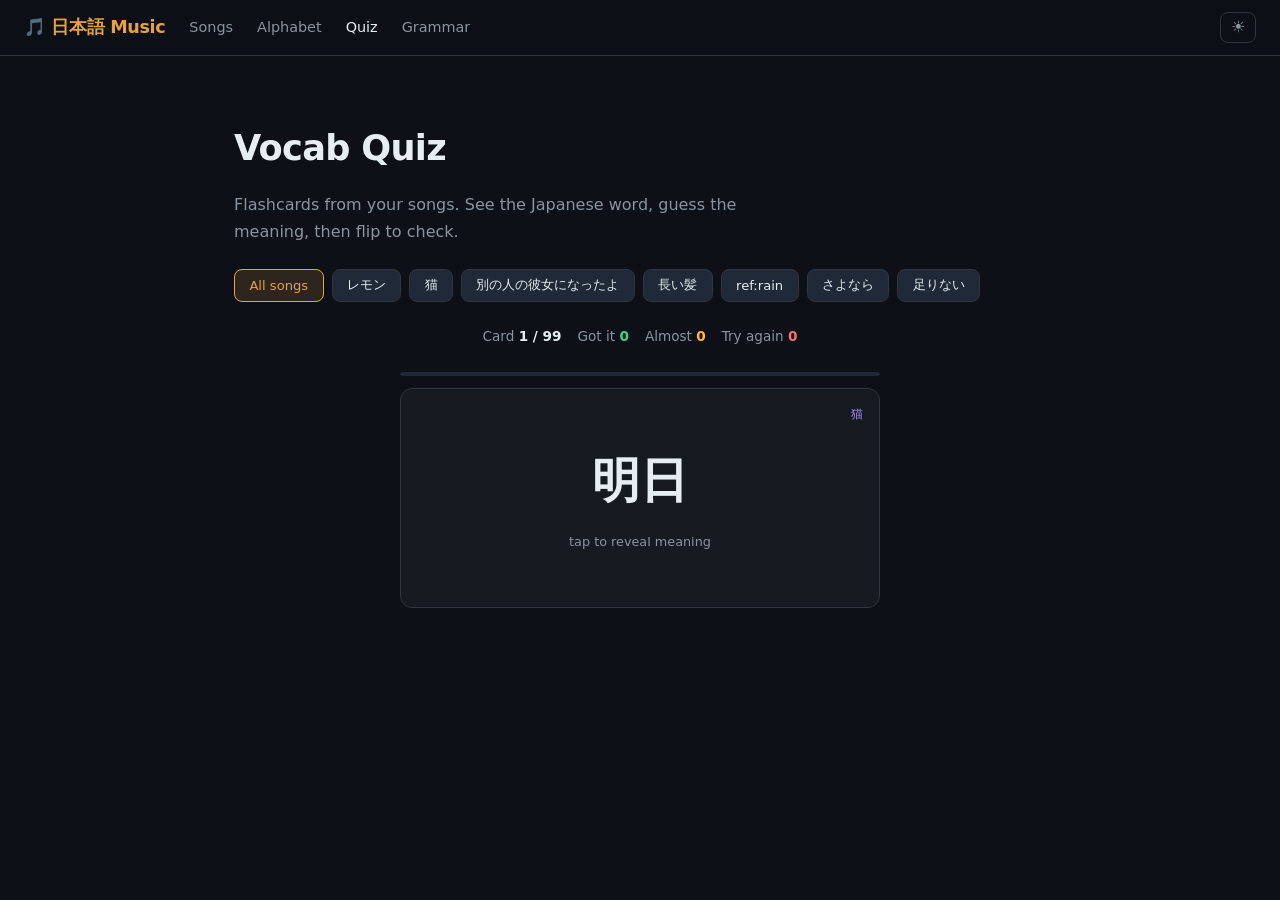
<file: quiz.html>
<!DOCTYPE html>
<html lang="en">
<head>
  <meta charset="UTF-8" />
  <meta name="viewport" content="width=device-width, initial-scale=1.0" />
  <title>Quiz — 日本語 Music</title>
  <link rel="stylesheet" href="style.css?v=4" />
  <script>document.documentElement.dataset.theme=localStorage.getItem('theme')||'dark'</script>
</head>
<body>
  <main class="page">
    <div class="hero" style="padding-top:2rem;">
      <h1>Vocab Quiz</h1>
      <p>Flashcards from your songs. See the Japanese word, guess the meaning, then flip to check.</p>
    </div>

    <div class="quiz-filters" id="filters"></div>

    <div class="quiz-stats" id="stats"></div>
    <div class="progress-bar"><div class="progress-fill" id="progressFill" style="width:0%"></div></div>

    <div id="quizArea"></div>
  </main>

  <script src="lyrics.js?v=5"></script>
  <script src="dict.js?v=3"></script>
  <script src="app.js?v=5"></script>
  <script>
    document.addEventListener('DOMContentLoaded', () => {
      const allWords = [];
      SONGS.forEach(song => {
        song.vocab.forEach(w => allWords.push({ ...w, songId: song.id, songTitle: song.titleJa, songColor: song.color }));
      });

      let activeFilter = 'all';
      let deck = [];
      let current = 0;
      let flipped = false;
      let sessionGot = 0;
      let sessionHalf = 0;
      let sessionMiss = 0;

      const filtersEl = document.getElementById('filters');
      filtersEl.appendChild(makeFilterBtn('All songs', 'all'));
      SONGS.forEach(song => filtersEl.appendChild(makeFilterBtn(song.titleJa, song.id, song.color)));

      function makeFilterBtn(label, id, color) {
        const btn = document.createElement('button');
        btn.className = 'btn' + (id === 'all' ? ' active' : '');
        btn.textContent = label;
        btn.addEventListener('click', () => {
          document.querySelectorAll('.quiz-filters .btn').forEach(b => b.classList.remove('active'));
          btn.classList.add('active');
          activeFilter = id;
          startDeck();
        });
        return btn;
      }

      function startDeck() {
        const words = activeFilter === 'all'
          ? [...allWords]
          : allWords.filter(w => w.songId === activeFilter);
        deck = words.sort(() => Math.random() - 0.5);
        current = 0;
        flipped = false;
        sessionGot = 0;
        sessionHalf = 0;
        sessionMiss = 0;
        render();
      }

      function render() {
        const statsEl = document.getElementById('stats');
        const fill = document.getElementById('progressFill');
        const area = document.getElementById('quizArea');

        if (deck.length === 0) {
          area.innerHTML = `<div class="empty-quiz">No words for this filter.</div>`;
          statsEl.innerHTML = '';
          fill.style.width = '0%';
          return;
        }

        // Progress counts only "done" cards (got + half), not miss (they come back)
        const done = sessionGot + sessionHalf;
        const total = deck.length + sessionMiss; // approximate total including revisits
        const pct = deck.length > 0 ? Math.round((current / (current + deck.length - current)) * 100) : 0;
        fill.style.width = Math.round((done / (done + deck.length - current)) * 100) + '%';

        statsEl.innerHTML = `
          <div class="stat">Card <span>${Math.min(current + 1, deck.length)} / ${deck.length}</span></div>
          <div class="stat good">Got it <span>${sessionGot}</span></div>
          <div class="stat half">Almost <span>${sessionHalf}</span></div>
          <div class="stat bad">Try again <span>${sessionMiss}</span></div>
        `;

        if (current >= deck.length) {
          fill.style.width = '100%';
          area.innerHTML = `
            <div class="quiz-card" style="cursor:default;">
              <div style="font-size:2rem;">🎉</div>
              <div style="font-size:1.1rem;font-weight:600;margin-top:0.5rem;">Deck complete!</div>
              <div style="font-size:0.85rem;color:var(--muted);margin-top:0.4rem;">${sessionGot} got it · ${sessionHalf} almost · ${sessionMiss} to review</div>
            </div>
            <div class="quiz-actions" style="margin-top:1rem;">
              <button class="btn" id="restartBtn">Shuffle &amp; Restart</button>
            </div>
          `;
          document.getElementById('restartBtn').addEventListener('click', startDeck);
          return;
        }

        const word = deck[current];
        const stats = getWordStats(word.songId, word.ja);

        if (!flipped) {
          area.innerHTML = `
            <div class="quiz-card" id="card">
              <div class="from-song" style="color:${word.songColor}">${word.songTitle}</div>
              <div class="front-ja">${word.ja}</div>
              <div class="front-hint">tap to reveal meaning</div>
              ${stats.got + stats.half + stats.miss > 0
                ? `<div style="font-size:0.72rem;color:var(--muted);margin-top:0.75rem;">past: ${stats.got}✓ ${stats.half||0}≈ ${stats.miss}✗</div>`
                : ''}
            </div>
            <div class="quiz-actions" style="visibility:hidden;">
              <button class="btn try-again" style="opacity:0">placeholder</button>
              <button class="btn almost" style="opacity:0">placeholder</button>
              <button class="btn got-it" style="opacity:0">placeholder</button>
            </div>
          `;
          document.getElementById('card').addEventListener('click', () => { flipped = true; render(); });
        } else {
          area.innerHTML = `
            <div class="quiz-card" id="card" title="Tap to flip back">
              <div class="from-song" style="color:${word.songColor}">${word.songTitle}</div>
              <div class="back-hira">${word.hiragana}</div>
              <div class="back-romaji">${word.romaji}</div>
              <div class="back-en">${word.en}</div>
              <button class="speak-btn" id="speakBtn">🔊 Hear it</button>
              <div style="font-size:0.7rem;color:var(--muted);margin-top:0.75rem;">tap card to flip back</div>
            </div>
            <div class="quiz-actions">
              <button class="btn try-again" id="missBtn">✗ Try again</button>
              <button class="btn almost" id="halfBtn">≈ Got half</button>
              <button class="btn got-it" id="gotBtn">✓ Got it</button>
            </div>
          `;
          document.getElementById('card').addEventListener('click', e => {
            if (e.target.id === 'speakBtn' || e.target.classList.contains('speak-btn')) return;
            flipped = false; render();
          });
          document.getElementById('speakBtn').addEventListener('click', () => speak(word.ja));

          document.getElementById('gotBtn').addEventListener('click', () => {
            markWord(word.songId, word.ja, 'got');
            sessionGot++;
            current++;
            flipped = false;
            render();
          });

          document.getElementById('halfBtn').addEventListener('click', () => {
            markWord(word.songId, word.ja, 'half');
            sessionHalf++;
            // Move to near-end of remaining deck (comes back once more)
            const remaining = deck.length - current - 1;
            const insertAt = current + 1 + Math.floor(remaining * 0.6);
            deck.splice(insertAt, 0, deck.splice(current, 1)[0]);
            flipped = false;
            render();
          });

          document.getElementById('missBtn').addEventListener('click', () => {
            markWord(word.songId, word.ja, 'miss');
            sessionMiss++;
            // Move to end of deck so it comes back
            deck.push(deck.splice(current, 1)[0]);
            flipped = false;
            render();
          });
        }
      }

      startDeck();
    });
  </script>
</body>
</html>
</file>
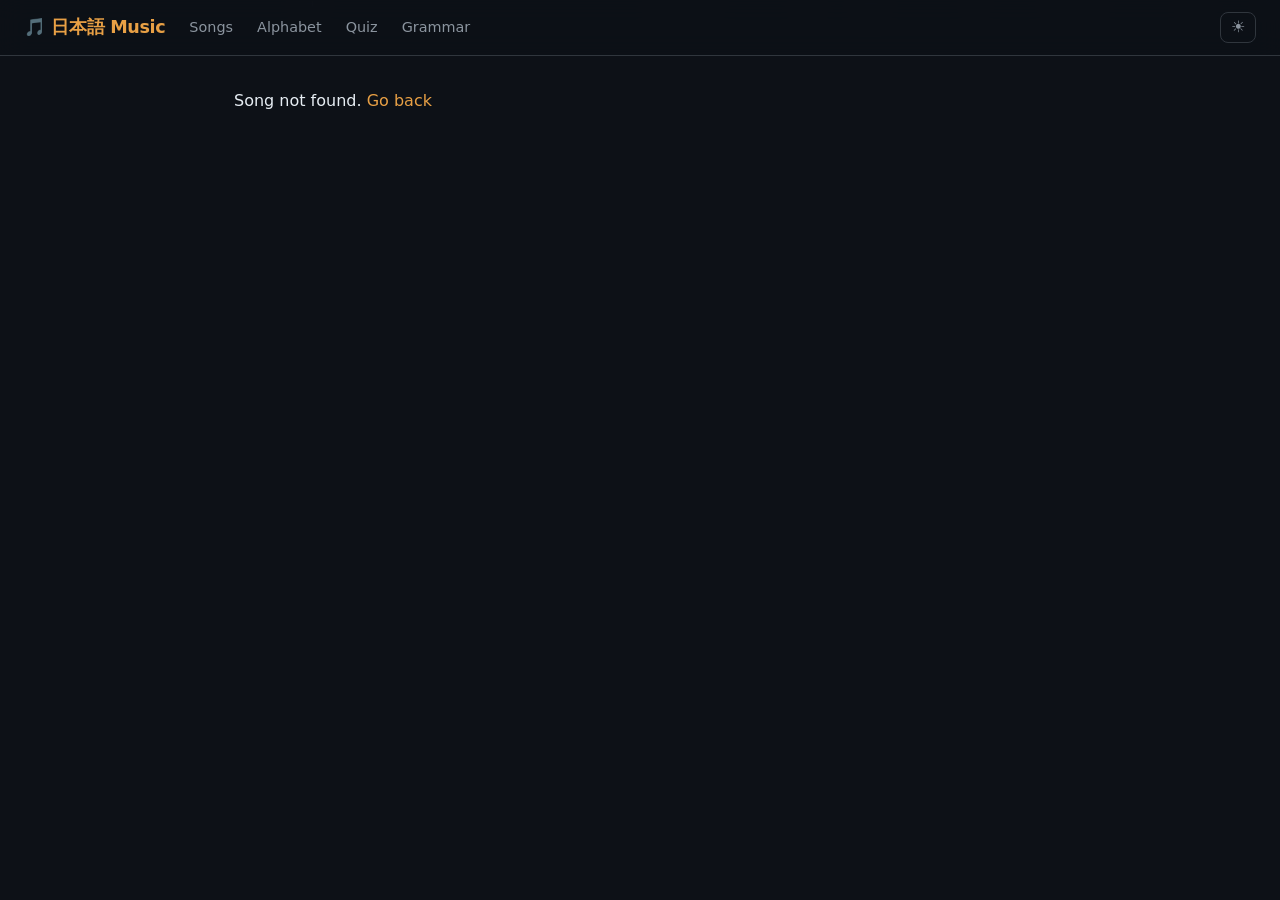
<file: song.html>
<!DOCTYPE html>
<html lang="en">
<head>
  <meta charset="UTF-8" />
  <meta name="viewport" content="width=device-width, initial-scale=1.0" />
  <title>Song — 日本語 Music</title>
  <link rel="stylesheet" href="style.css?v=4" />
  <script>document.documentElement.dataset.theme=localStorage.getItem('theme')||'dark'</script>
</head>
<body>
  <main class="page" id="main">
    <p style="color:var(--muted)">Loading...</p>
  </main>

  <script src="lyrics.js?v=5"></script>
  <script src="dict.js?v=4"></script>
  <script src="app.js?v=5"></script>
  <script>
  document.addEventListener('DOMContentLoaded', () => {
    const id = getParam('id');
    const song = getSong(id);
    const main = document.getElementById('main');

    if (!song) { main.innerHTML = `<p>Song not found. <a href="index.html">Go back</a></p>`; return; }
    document.title = `${song.titleJa} — 日本語 Music`;

    let showRomaji = true;
    let showEn = false;
    let vocabMode = 'key'; // 'off' | 'key' | 'all'

    const keyMap = new Map();
    (song.vocab || []).forEach(w => keyMap.set(w.ja, { ...w, tier: 'key' }));
    const extMap = new Map();
    (song.extendedVocab || []).forEach(w => { if (!keyMap.has(w.ja)) extMap.set(w.ja, { ...w, tier: 'ext' }); });

    function lookupWord(ja) {
      return keyMap.get(ja) || extMap.get(ja) || (JDICT.has(ja) ? { ...JDICT.get(ja), ja, tier: 'dict' } : null);
    }

    // Build sorted token keys for max-matching (JDICT only, not vocab — vocab handled separately)
    const DICT_KEYS = [...JDICT.keys()].sort((a, b) => [...b].length - [...a].length);

    // ── Line HTML builder ────────────────────────────────────────
    // Step 1: find all vocab match positions (exact + verb-stem)
    // Step 2: fill gaps with JDICT max-matching
    function buildLineHtml(text) {
      const chars = [...text];
      const n = chars.length;

      // -- Step 1: collect vocab matches --
      const claimed = new Uint8Array(n); // 1 = already claimed by a vocab word
      const matches = []; // { start, end, word, tier }

      if (vocabMode !== 'off') {
        const entries = [];
        if (vocabMode === 'key' || vocabMode === 'all') keyMap.forEach((w, ja) => entries.push([ja, 'key']));
        if (vocabMode === 'all') extMap.forEach((w, ja) => entries.push([ja, 'ext']));
        // Longest first so longer words win over sub-words
        entries.sort((a, b) => [...b[0]].length - [...a[0]].length);

        for (const [ja, tier] of entries) {
          const wc = [...ja];
          const wl = wc.length;
          const lastHira = wl >= 2 && charType(wc[wl - 1]) === 'hira';
          const stem = lastHira ? wc.slice(0, -1) : null;
          const sl = stem ? stem.length : 0;

          for (let i = 0; i <= n - 1; i++) {
            if (claimed[i]) continue;

            // Exact match
            if (i + wl <= n && wc.every((c, j) => chars[i + j] === c)) {
              if (!claimed.slice(i, i + wl).some(Boolean)) {
                matches.push({ start: i, end: i + wl, word: ja, tier });
                for (let j = 0; j < wl; j++) claimed[i + j] = 1;
                continue;
              }
            }

            // Stem match: word ends in hiragana, try matching stem inside a conjugation
            if (stem && i + sl < n && stem.every((c, j) => chars[i + j] === c) && charType(chars[i + sl]) === 'hira') {
              if (!claimed.slice(i, i + sl).some(Boolean)) {
                matches.push({ start: i, end: i + sl, word: ja, tier });
                for (let j = 0; j < sl; j++) claimed[i + j] = 1;
              }
            }
          }
        }
      }

      matches.sort((a, b) => a.start - b.start);

      // -- Step 2: build HTML interleaving vocab spans + JDICT gaps --
      let html = '';
      let pos = 0;

      for (const m of matches) {
        if (pos < m.start) html += dictSegment(chars, pos, m.start);
        const display = chars.slice(m.start, m.end).join('');
        const cls = m.tier === 'key' ? 'vocab-word vocab-key' : 'vocab-word vocab-ext';
        html += `<span class="${cls}" data-word="${escAttr(m.word)}">${escHtml(display)}</span>`;
        pos = m.end;
      }
      if (pos < n) html += dictSegment(chars, pos, n);

      return html;
    }

    // Tokenise a character slice using JDICT max-matching; make each token clickable
    function dictSegment(chars, from, to) {
      let html = '';
      let i = from;
      while (i < to) {
        const ct = charType(chars[i]);
        // Non-Japanese characters — plain text
        if (ct === 'other') { html += escHtml(chars[i++]); continue; }

        // Try JDICT longest match
        let matched = false;
        for (const key of DICT_KEYS) {
          const kc = [...key];
          if (i + kc.length > to) continue;
          if (kc.every((c, j) => chars[i + j] === c)) {
            html += `<span class="word-any word-known" data-word="${escAttr(key)}">${escHtml(key)}</span>`;
            i += kc.length;
            matched = true;
            break;
          }
        }
        if (!matched) {
          const ch = chars[i];
          const chType = charType(ch);
          if (chType === 'kanji') {
            // Single kanji — always clickable, every kanji has a core meaning
            const w = lookupWord(ch);
            html += `<span class="word-any${w ? ' word-known' : ''}" data-word="${escAttr(ch)}">${escHtml(ch)}</span>`;
          } else if (chType === 'hira') {
            // Lone hiragana not matched by dict = verb/adj ending, not a standalone word → plain text
            html += escHtml(ch);
          } else {
            // Katakana not matched — still clickable (foreign word fragment)
            html += `<span class="word-any" data-word="${escAttr(ch)}">${escHtml(ch)}</span>`;
          }
          i++;
        }
      }
      return html;
    }

    // ── Analysis block (word-by-word breakdown) ──────────────────
    function buildAnalysisHtml(analysis) {
      if (!analysis || !analysis.length) return '';
      const chips = analysis.map(chunk => {
        const hasKana = chunk.reading && chunk.reading !== chunk.text;
        return `
          <div class="analysis-chip">
            <div class="ac-text">${escHtml(chunk.text)}</div>
            ${hasKana ? `<div class="ac-reading">${escHtml(chunk.reading)}</div>` : ''}
            <div class="ac-meaning">${escHtml(chunk.meaning)}</div>
            ${chunk.note ? `<div class="ac-note">${escHtml(chunk.note)}</div>` : ''}
            ${chunk.example ? `<div class="ac-example"><span class="ac-ex-ja">${escHtml(chunk.example)}</span><span class="ac-ex-en">${escHtml(chunk.exampleEn || '')}</span></div>` : ''}
          </div>`;
      }).join('');
      return `<div class="analysis-row">${chips}</div>`;
    }

    // ── Render ───────────────────────────────────────────────────
    function render() {
      const idx = SONGS.indexOf(song);
      const prev = SONGS[idx - 1], next = SONGS[idx + 1];

      let ytBlock = song.youtubeId
        ? `<div class="yt-wrap"><iframe src="https://www.youtube.com/embed/${song.youtubeId}?rel=0" allow="autoplay; encrypted-media" allowfullscreen loading="lazy"></iframe></div>`
        : `<div class="yt-fallback"><a href="https://www.youtube.com/results?search_query=${encodeURIComponent(song.youtubeSearch || song.titleJa)}" target="_blank" rel="noopener">▶ Listen on YouTube</a></div>`;

      let lyricsHtml = '';
      song.sections.forEach(sec => {
        lyricsHtml += `<div class="section-label">${sec.name}</div>`;
        sec.lines.forEach(line => {
          const jaHtml = buildLineHtml(line.ja);
          const analysisHtml = sec.showAnalysis ? buildAnalysisHtml(line.analysis) : '';
          lyricsHtml += `
            <div class="lyric-line${analysisHtml ? ' has-analysis' : ''}">
              <div class="line-ja">${jaHtml}</div>
              <div class="line-romaji${showRomaji ? '' : ' hidden'}">${escHtml(line.romaji)}</div>
              <div class="line-en${showEn ? '' : ' hidden'}">${escHtml(line.en)}</div>
              ${analysisHtml}
            </div>`;
        });
      });

      const modeLabel = { off: 'Highlight words', key: '★ Key vocab', all: '★★ All words' };
      const prevLink = prev ? `<a href="song.html?id=${prev.id}"><span class="nav-label">← Previous</span><span class="nav-title">${prev.titleJa}</span></a>` : `<span></span>`;
      const nextLink = next ? `<a href="song.html?id=${next.id}" class="next"><span class="nav-label">Next →</span><span class="nav-title">${next.titleJa}</span></a>` : `<span></span>`;

      main.innerHTML = `
        <div class="song-header">
          <div class="song-color-block" style="background:${song.color}"></div>
          <div class="song-meta">
            <div class="ja">${song.titleJa}</div>
            <div class="en">${song.title} · ${song.artistJa} (${song.artist}) · ${song.year}</div>
          </div>
        </div>
        ${ytBlock}
        <div class="controls">
          <button class="btn${showRomaji ? ' active' : ''}" id="btnRomaji">${showRomaji ? '✓' : ''} Romaji</button>
          <button class="btn${showEn ? ' active' : ''}" id="btnEn">${showEn ? '✓' : ''} English</button>
          <button class="btn${vocabMode !== 'off' ? ' active' : ''}" id="btnVocab">${modeLabel[vocabMode]}</button>
          <button class="btn" id="btnVocabList">Vocab List (${song.vocab.length})</button>
          ${SONG_GRAMMAR[id] ? `<button class="btn" id="btnGrammar">文 Grammar</button>` : ''}
        </div>
        <div class="vocab-legend" style="${vocabMode === 'off' ? 'display:none' : ''}">
          <span class="legend-key">▬ Key vocab</span>
          ${vocabMode === 'all' ? '<span class="legend-ext">▬ Extended</span>' : ''}
          <span class="legend-any">— Click any word for meaning</span>
        </div>
        <div id="lyrics">${lyricsHtml}</div>
        <div id="vocabPanel" style="display:none;margin-top:2rem;">
          <h3>Key Vocabulary</h3>
          <div id="vocabGrid" style="display:grid;grid-template-columns:repeat(auto-fill,minmax(180px,1fr));gap:.75rem;margin-top:.75rem;"></div>
        </div>
        <div id="grammarPanel" style="display:none;margin-top:2rem;">${buildGrammarHtml(id)}</div>
        <div class="song-nav">${prevLink}${nextLink}</div>
      `;

      document.getElementById('btnRomaji').addEventListener('click', () => { showRomaji = !showRomaji; render(); });
      document.getElementById('btnEn').addEventListener('click', () => { showEn = !showEn; render(); });
      document.getElementById('btnVocab').addEventListener('click', () => {
        vocabMode = vocabMode === 'off' ? 'key' : vocabMode === 'key' ? 'all' : 'off';
        render();
      });
      document.getElementById('btnVocabList').addEventListener('click', toggleVocabPanel);
      document.getElementById('btnGrammar')?.addEventListener('click', () => {
        const p = document.getElementById('grammarPanel');
        p.style.display = p.style.display === 'none' ? '' : 'none';
      });

      document.querySelectorAll('.vocab-word[data-word]').forEach(el => {
        el.addEventListener('click', e => { e.stopPropagation(); const w = lookupWord(el.dataset.word); if (w) showTooltip(w, el); });
      });
      document.querySelectorAll('.word-any[data-word]').forEach(el => {
        el.addEventListener('click', e => {
          e.stopPropagation();
          const w = lookupWord(el.dataset.word);
          if (w) showTooltip(w, el); else showLookupTooltip(el.dataset.word, el);
        });
      });
    }

    function toggleVocabPanel() {
      const panel = document.getElementById('vocabPanel');
      const grid = document.getElementById('vocabGrid');
      if (panel.style.display === 'none') {
        grid.innerHTML = song.vocab.map(w => `
          <div style="background:var(--surface);border:1px solid var(--border);border-radius:10px;padding:.75rem 1rem;cursor:pointer;" data-word="${escAttr(w.ja)}">
            <div style="font-family:var(--font-ja);font-size:1.3rem;">${escHtml(w.ja)}</div>
            <div style="font-size:.75rem;color:var(--muted);font-family:var(--font-ja);">${escHtml(w.hiragana)}</div>
            <div style="font-size:.8rem;font-style:italic;color:#a8b6c8;">${escHtml(w.romaji)}</div>
            <div style="font-size:.85rem;margin-top:.3rem;">${escHtml(w.en)}</div>
          </div>`).join('');
        panel.style.display = 'block';
        grid.querySelectorAll('[data-word]').forEach(card => card.addEventListener('click', () => speak(card.dataset.word)));
      } else { panel.style.display = 'none'; }
    }

    initTooltip();
    render();
  });

  function buildGrammarHtml(songId) {
    const points = SONG_GRAMMAR[songId];
    if (!points || !points.length) return '';
    const cards = points.map(p => {
      const anchorHl = p.anchor.replace(p.highlight, `<mark class="gram-hl">${escHtml(p.highlight)}</mark>`);
      const exRows = (p.examples || []).map(ex => `
        <div class="gram-ex">
          <span class="gram-ex-ja" style="font-family:var(--font-ja)">${escHtml(ex.ja)}</span>
          <span class="gram-ex-rom">${escHtml(ex.romaji)}</span>
          <span class="gram-ex-en">${escHtml(ex.en)}</span>
        </div>`).join('');
      return `
        <div class="gram-card">
          <div class="gram-topic">${escHtml(p.topic)}</div>
          <div class="gram-pattern">${escHtml(p.pattern)}</div>
          <div class="gram-anchor">"${anchorHl}"</div>
          <div class="gram-explanation">${escHtml(p.explanation)}</div>
          ${exRows ? `<div class="gram-examples">${exRows}</div>` : ''}
          <a class="gram-practice-link" href="grammar.html">Practice this →</a>
        </div>`;
    }).join('');
    return `<div style="margin-bottom:.75rem;display:flex;justify-content:space-between;align-items:center;"><h3>Grammar from this song</h3><a href="grammar.html" style="font-size:.82rem;color:var(--accent);">Full Grammar Practice →</a></div>${cards}`;
  }

  function escHtml(s) { return String(s).replace(/&/g,'&amp;').replace(/</g,'&lt;').replace(/>/g,'&gt;').replace(/"/g,'&quot;'); }
  function escAttr(s) { return String(s).replace(/"/g,'&quot;').replace(/'/g,'&#39;'); }
  </script>
</body>
</html>
</file>
<file: style.css>
/* ── Base ── */
*, *::before, *::after { box-sizing: border-box; margin: 0; padding: 0; }

:root {
  --bg: #0d1117;
  --surface: #161b22;
  --surface2: #1f2937;
  --border: #30363d;
  --text: #e6edf3;
  --muted: #8b949e;
  --accent: #e8a045;
  --accent-dim: rgba(232, 160, 69, 0.15);
  --radius: 12px;
  --font-ja: 'Hiragino Sans', 'Yu Gothic', 'Noto Sans JP', sans-serif;
  --font-ui: -apple-system, BlinkMacSystemFont, 'Segoe UI', system-ui, sans-serif;
  /* internal tokens that flip in light mode */
  --nav-bg: rgba(13, 17, 23, 0.92);
  --romaji-color: #a8b6c8;
  --word-any-border: rgba(255,255,255,0.18);
  --word-any-hover: #cbd5e1;
  --tooltip-shadow: 0 8px 32px rgba(0,0,0,0.6);
  --analysis-row-bg: rgba(255,255,255,0.03);
  --card-hover-shadow: 0 8px 24px rgba(0,0,0,0.4);
}

/* ── Light mode ── */
html[data-theme="light"] {
  --bg: #f6f8fa;
  --surface: #ffffff;
  --surface2: #eef0f3;
  --border: #d0d7de;
  --text: #1c2128;
  --muted: #656d76;
  --accent: #b8720f;
  --accent-dim: rgba(184, 114, 15, 0.1);
  --nav-bg: rgba(246, 248, 250, 0.92);
  --romaji-color: #5a6677;
  --word-any-border: rgba(0,0,0,0.18);
  --word-any-hover: #374151;
  --tooltip-shadow: 0 4px 20px rgba(0,0,0,0.14);
  --analysis-row-bg: rgba(0,0,0,0.025);
  --card-hover-shadow: 0 8px 24px rgba(0,0,0,0.12);
}

html[data-theme="light"] .word-any:hover { color: var(--word-any-hover); }
html[data-theme="light"] .petal { background: rgba(184,114,15,0.07); }
html[data-theme="light"] .quiz-card:hover { box-shadow: 0 4px 20px rgba(0,0,0,0.1); }
html[data-theme="light"] .t-jisho { color: #1d6fce !important; border-color: rgba(29,111,206,0.3) !important; }
html[data-theme="light"] .t-jisho:hover { background: rgba(29,111,206,0.08) !important; }
html[data-theme="light"] .gram-pattern { color: #1d6fce !important; background: rgba(29,111,206,0.08) !important; }

html { scroll-behavior: smooth; }

body {
  background: var(--bg);
  color: var(--text);
  font-family: var(--font-ui);
  min-height: 100vh;
  line-height: 1.6;
}

a { color: var(--accent); text-decoration: none; }
a:hover { text-decoration: underline; }

/* ── Nav ── */
nav {
  position: sticky;
  top: 0;
  z-index: 100;
  background: var(--nav-bg);
  backdrop-filter: blur(12px);
  border-bottom: 1px solid var(--border);
  padding: 0 1.5rem;
  display: flex;
  align-items: center;
  gap: 1.5rem;
  height: 56px;
}

nav .logo {
  font-weight: 700;
  font-size: 1.1rem;
  color: var(--accent);
  letter-spacing: -0.02em;
  white-space: nowrap;
}

nav .logo span { font-family: var(--font-ja); }

nav a {
  color: var(--muted);
  font-size: 0.9rem;
  transition: color 0.15s;
}

nav a:hover, nav a.active { color: var(--text); text-decoration: none; }

nav .spacer { flex: 1; }

/* ── Page wrapper ── */
.page { max-width: 860px; margin: 0 auto; padding: 2rem 1.5rem 4rem; }

/* ── Headings ── */
h1 { font-size: 2rem; font-weight: 700; letter-spacing: -0.02em; margin-bottom: 0.4rem; }
h2 { font-size: 1.3rem; font-weight: 600; margin-bottom: 1rem; }
h3 { font-size: 1rem; font-weight: 600; color: var(--muted); text-transform: uppercase; letter-spacing: 0.06em; margin-bottom: 0.75rem; }

/* ── Cards ── */
.card-grid {
  display: grid;
  grid-template-columns: repeat(auto-fill, minmax(220px, 1fr));
  gap: 1rem;
  margin-top: 2rem;
}

.song-card {
  background: var(--surface);
  border: 1px solid var(--border);
  border-radius: var(--radius);
  padding: 1.5rem;
  cursor: pointer;
  transition: transform 0.15s, border-color 0.15s, box-shadow 0.15s;
  text-decoration: none;
  color: var(--text);
  display: block;
}

.song-card:hover {
  transform: translateY(-3px);
  border-color: var(--accent);
  box-shadow: var(--card-hover-shadow);
  text-decoration: none;
  color: var(--text);
}

.song-card .color-bar {
  height: 4px;
  border-radius: 4px;
  margin-bottom: 1rem;
}

.song-card .ja-title { font-family: var(--font-ja); font-size: 1.1rem; margin-bottom: 0.2rem; }
.song-card .en-title { font-size: 0.85rem; color: var(--muted); margin-bottom: 0.4rem; }
.song-card .artist { font-size: 0.8rem; color: var(--muted); font-style: italic; }
.song-card .desc { font-size: 0.8rem; color: var(--muted); margin-top: 0.75rem; line-height: 1.5; }

/* ── Nav links at bottom of home ── */
.nav-cards {
  display: grid;
  grid-template-columns: 1fr 1fr;
  gap: 1rem;
  margin-top: 1rem;
}

.nav-card {
  background: var(--surface2);
  border: 1px solid var(--border);
  border-radius: var(--radius);
  padding: 1.25rem 1.5rem;
  text-decoration: none;
  color: var(--text);
  transition: border-color 0.15s;
}

.nav-card:hover { border-color: var(--accent); text-decoration: none; color: var(--text); }
.nav-card .label { font-weight: 600; font-size: 0.95rem; }
.nav-card .sublabel { font-size: 0.8rem; color: var(--muted); margin-top: 0.2rem; }

/* ── Song page ── */
.song-header {
  display: flex;
  align-items: flex-start;
  gap: 1.5rem;
  margin-bottom: 2rem;
  flex-wrap: wrap;
}

.song-color-block {
  width: 6px;
  min-height: 60px;
  border-radius: 4px;
  flex-shrink: 0;
  align-self: stretch;
}

.song-meta .ja { font-family: var(--font-ja); font-size: 1.5rem; font-weight: 700; }
.song-meta .en { color: var(--muted); font-size: 0.9rem; margin-top: 0.2rem; }

.controls {
  display: flex;
  flex-wrap: wrap;
  gap: 0.5rem;
  margin-bottom: 1.5rem;
}

.btn {
  background: var(--surface2);
  border: 1px solid var(--border);
  border-radius: 8px;
  padding: 0.4rem 0.9rem;
  color: var(--text);
  font-size: 0.82rem;
  cursor: pointer;
  transition: background 0.15s, border-color 0.15s;
  font-family: var(--font-ui);
}

.btn:hover { background: var(--border); }
.btn.active { background: var(--accent-dim); border-color: var(--accent); color: var(--accent); }

/* ── YouTube embed ── */
.yt-wrap {
  aspect-ratio: 16/9;
  background: #000;
  border-radius: var(--radius);
  overflow: hidden;
  margin-bottom: 1.5rem;
  border: 1px solid var(--border);
}

.yt-wrap iframe { width: 100%; height: 100%; border: none; }

.yt-fallback {
  display: flex;
  align-items: center;
  justify-content: center;
  height: 140px;
  background: var(--surface);
  border-radius: var(--radius);
  border: 1px solid var(--border);
  margin-bottom: 1.5rem;
}

.yt-fallback a {
  display: flex;
  align-items: center;
  gap: 0.6rem;
  background: #ff0000;
  color: #fff;
  padding: 0.6rem 1.2rem;
  border-radius: 8px;
  font-weight: 600;
  font-size: 0.9rem;
}

.yt-fallback a:hover { opacity: 0.85; text-decoration: none; }

/* ── Lyrics sections ── */
.section-label {
  font-size: 0.75rem;
  font-weight: 600;
  color: var(--muted);
  text-transform: uppercase;
  letter-spacing: 0.08em;
  margin: 2rem 0 0.75rem;
  padding-bottom: 0.5rem;
  border-bottom: 1px solid var(--border);
}

.lyric-line {
  margin-bottom: 1.25rem;
  position: relative;
}

.line-ja {
  font-family: var(--font-ja);
  font-size: 1.3rem;
  line-height: 1.5;
  color: var(--text);
}

.line-romaji {
  font-size: 0.88rem;
  color: var(--romaji-color);
  margin-top: 0.15rem;
  font-style: italic;
  transition: opacity 0.2s;
}

.line-en {
  font-size: 0.82rem;
  color: var(--muted);
  margin-top: 0.1rem;
  transition: opacity 0.2s;
}

.line-en.hidden, .line-romaji.hidden { opacity: 0; pointer-events: none; user-select: none; }

/* Vocab highlight */
.vocab-word {
  cursor: pointer;
  border-bottom: 2px solid transparent;
  transition: border-color 0.15s, color 0.15s;
}

/* Key vocab — amber */
.vocab-key {
  border-bottom-color: var(--accent);
  color: #f5c96a;
}
.vocab-key:hover { opacity: 0.8; }

/* Extended vocab — teal */
.vocab-ext {
  border-bottom-color: #22d3ee;
  color: #67e8f9;
}
.vocab-ext:hover { opacity: 0.8; }

/* Legacy class kept for safety */
.vocab-word.highlight { border-bottom-color: var(--accent); color: #f5c96a; }

/* Any-word clickable segments (not in vocab list) */
.word-any {
  cursor: pointer;
  border-bottom: 1px dashed var(--word-any-border);
  transition: border-color 0.12s, color 0.12s;
}
.word-any:hover {
  border-bottom-color: var(--word-any-border);
  opacity: 0.75;
}

/* Vocab legend */
.vocab-legend {
  display: flex;
  gap: 1.25rem;
  font-size: 0.78rem;
  margin-bottom: 1rem;
  margin-top: -0.25rem;
}
.legend-key { color: #f5c96a; }
.legend-ext { color: #67e8f9; }
.legend-any { color: var(--muted); }

/* ── Tooltip ── */
.tooltip {
  position: fixed;
  z-index: 999;
  background: var(--surface2);
  border: 1px solid var(--border);
  border-radius: var(--radius);
  padding: 1rem 1.25rem;
  min-width: 220px;
  max-width: 300px;
  box-shadow: var(--tooltip-shadow);
  pointer-events: none;
  opacity: 0;
  transform: translateY(6px);
  transition: opacity 0.15s, transform 0.15s;
}

.tooltip.visible {
  opacity: 1;
  transform: translateY(0);
  pointer-events: auto;
}

.tooltip .t-ja { font-family: var(--font-ja); font-size: 1.6rem; font-weight: 700; }
.tooltip .t-hira { font-family: var(--font-ja); font-size: 0.9rem; color: var(--muted); margin-top: 0.1rem; }
.tooltip .t-romaji { font-size: 0.9rem; color: var(--romaji-color); font-style: italic; margin-top: 0.3rem; }
.tooltip .t-en { font-size: 0.95rem; color: var(--text); margin-top: 0.4rem; border-top: 1px solid var(--border); padding-top: 0.4rem; }
.tooltip .t-lookup-note { font-size: 0.78rem; color: #60a5fa; margin-top: 0.4rem; }
.tooltip .t-example { margin-top: 0.5rem; padding-top: 0.4rem; border-top: 1px solid var(--border); display: flex; flex-direction: column; gap: 0.15rem; }
.tooltip .t-ex-ja { font-family: var(--font-ja); font-size: 0.88rem; color: #a8b6c8; }
.tooltip .t-ex-en { font-size: 0.75rem; color: var(--muted); font-style: italic; }
.tooltip .t-tier { font-size: 0.72rem; color: var(--muted); margin-top: 0.2rem; }
.tooltip .t-jisho {
  display: inline-flex;
  align-items: center;
  margin-top: 0.6rem;
  font-size: 0.82rem;
  color: #60a5fa;
  border: 1px solid #60a5fa44;
  border-radius: 6px;
  padding: 0.3rem 0.7rem;
}
.tooltip .t-jisho:hover { background: rgba(96,165,250,0.1); text-decoration: none; }
.tooltip .t-speak {
  display: inline-flex;
  align-items: center;
  gap: 0.3rem;
  margin-top: 0.6rem;
  font-size: 0.78rem;
  color: var(--accent);
  cursor: pointer;
  background: none;
  border: none;
  padding: 0;
  font-family: var(--font-ui);
}
.tooltip .t-speak:hover { text-decoration: underline; }
.tooltip .t-close {
  position: absolute;
  top: 0.5rem;
  right: 0.75rem;
  background: none;
  border: none;
  color: var(--muted);
  font-size: 1.1rem;
  cursor: pointer;
  line-height: 1;
  padding: 0.2rem;
}

/* ── Song nav ── */
.song-nav {
  display: flex;
  justify-content: space-between;
  margin-top: 3rem;
  padding-top: 1.5rem;
  border-top: 1px solid var(--border);
  gap: 1rem;
}

.song-nav a {
  background: var(--surface);
  border: 1px solid var(--border);
  border-radius: var(--radius);
  padding: 0.75rem 1.25rem;
  color: var(--text);
  font-size: 0.85rem;
  transition: border-color 0.15s;
  flex: 1;
}

.song-nav a:hover { border-color: var(--accent); text-decoration: none; }
.song-nav a.next { text-align: right; }
.song-nav .nav-label { display: block; font-size: 0.75rem; color: var(--muted); }
.song-nav .nav-title { font-family: var(--font-ja); }

/* ── Alphabet page ── */
.alpha-tabs {
  display: flex;
  gap: 0.5rem;
  margin-bottom: 1.5rem;
}

.kana-section { margin-bottom: 3rem; }
.kana-section h3 { margin-bottom: 1rem; }

.kana-grid {
  display: grid;
  grid-template-columns: repeat(5, 1fr);
  gap: 0.5rem;
}

.kana-cell {
  background: var(--surface);
  border: 1px solid var(--border);
  border-radius: 10px;
  padding: 0.9rem 0.5rem;
  text-align: center;
  cursor: pointer;
  transition: background 0.15s, border-color 0.15s, transform 0.1s;
  user-select: none;
}

.kana-cell:hover {
  background: var(--surface2);
  border-color: var(--accent);
  transform: scale(1.04);
}

.kana-cell.speaking { border-color: var(--accent); background: var(--accent-dim); }
.kana-cell .char { font-family: var(--font-ja); font-size: 1.6rem; display: block; line-height: 1.2; }
.kana-cell .rom { font-size: 0.72rem; color: var(--muted); margin-top: 0.25rem; }
.kana-cell.empty { visibility: hidden; pointer-events: none; }

/* ── Quiz page ── */
.quiz-filters {
  display: flex;
  flex-wrap: wrap;
  gap: 0.5rem;
  margin-bottom: 1.5rem;
}

.quiz-card {
  background: var(--surface);
  border: 1px solid var(--border);
  border-radius: var(--radius);
  padding: 2.5rem 2rem;
  text-align: center;
  cursor: pointer;
  min-height: 220px;
  display: flex;
  flex-direction: column;
  align-items: center;
  justify-content: center;
  transition: box-shadow 0.15s;
  position: relative;
  max-width: 480px;
  margin: 0 auto;
}

.quiz-card:hover { box-shadow: 0 4px 20px rgba(0,0,0,0.3); }

.quiz-card .front-ja { font-family: var(--font-ja); font-size: 3rem; font-weight: 700; }
.quiz-card .front-hint { font-size: 0.8rem; color: var(--muted); margin-top: 0.75rem; }
.quiz-card .back-hira { font-family: var(--font-ja); font-size: 1.1rem; color: var(--muted); margin-bottom: 0.4rem; }
.quiz-card .back-romaji { font-style: italic; color: #a8b6c8; font-size: 1rem; margin-bottom: 0.5rem; }
.quiz-card .back-en { font-size: 1.3rem; font-weight: 600; }
.quiz-card .from-song { font-size: 0.75rem; color: var(--muted); position: absolute; top: 1rem; right: 1rem; }
.quiz-card .speak-btn {
  margin-top: 1rem;
  background: none;
  border: 1px solid var(--border);
  border-radius: 6px;
  color: var(--accent);
  padding: 0.35rem 0.8rem;
  font-size: 0.8rem;
  cursor: pointer;
  font-family: var(--font-ui);
}

.quiz-actions {
  display: flex;
  gap: 0.75rem;
  justify-content: center;
  margin-top: 1.25rem;
}

.quiz-actions .got-it {
  background: rgba(52, 211, 153, 0.15);
  border: 1px solid #34d399;
  color: #34d399;
}

.quiz-actions .almost {
  background: rgba(251, 191, 36, 0.15);
  border: 1px solid #fbbf24;
  color: #fbbf24;
}

.quiz-actions .try-again {
  background: rgba(248, 113, 113, 0.15);
  border: 1px solid #f87171;
  color: #f87171;
}

.quiz-stats .stat.half span { color: #fbbf24; }

.quiz-progress {
  text-align: center;
  color: var(--muted);
  font-size: 0.85rem;
  margin-top: 1rem;
}

.progress-bar {
  height: 4px;
  background: var(--surface2);
  border-radius: 4px;
  margin: 0.75rem auto;
  max-width: 480px;
  overflow: hidden;
}

.progress-fill {
  height: 100%;
  background: var(--accent);
  border-radius: 4px;
  transition: width 0.3s;
}

.quiz-stats {
  display: flex;
  gap: 1rem;
  justify-content: center;
  margin-bottom: 1.5rem;
  font-size: 0.85rem;
}

.quiz-stats .stat { color: var(--muted); }
.quiz-stats .stat span { color: var(--text); font-weight: 600; }
.quiz-stats .stat.good span { color: #34d399; }
.quiz-stats .stat.bad span { color: #f87171; }

.empty-quiz {
  text-align: center;
  color: var(--muted);
  padding: 4rem 2rem;
  font-size: 0.95rem;
}

/* ── Sakura decorations ── */
.sakura-bg {
  position: fixed;
  inset: 0;
  pointer-events: none;
  overflow: hidden;
  z-index: -1;
}

.petal {
  position: absolute;
  width: 8px;
  height: 8px;
  border-radius: 50% 0 50% 0;
  background: rgba(232, 160, 69, 0.08);
  animation: fall linear infinite;
}

@keyframes fall {
  from { transform: translateY(-20px) rotate(0deg); opacity: 0.6; }
  to { transform: translateY(100vh) rotate(360deg); opacity: 0; }
}

/* ── Home hero ── */
.hero {
  padding: 3rem 0 1.5rem;
  display: flex;
  flex-direction: column;
  gap: 0.5rem;
}

.hero h1 { font-size: 2.2rem; }
.hero h1 .ja { font-family: var(--font-ja); color: var(--accent); }
.hero p { color: var(--muted); max-width: 520px; line-height: 1.7; }

/* ── Analysis breakdown ── */
.lyric-line.has-analysis { margin-bottom: 1.75rem; }

.analysis-row {
  display: flex;
  flex-wrap: wrap;
  gap: 0.5rem;
  margin-top: 0.6rem;
  padding: 0.75rem;
  background: var(--analysis-row-bg);
  border-left: 2px solid var(--border);
  border-radius: 0 8px 8px 0;
}

.analysis-chip {
  background: var(--surface2);
  border: 1px solid var(--border);
  border-radius: 8px;
  padding: 0.5rem 0.75rem;
  min-width: 80px;
  text-align: center;
}

.ac-text {
  font-family: var(--font-ja);
  font-size: 1.1rem;
  font-weight: 600;
  color: var(--text);
}

.ac-reading {
  font-family: var(--font-ja);
  font-size: 0.72rem;
  color: var(--accent);
  margin-top: 0.1rem;
}

.ac-meaning {
  font-size: 0.75rem;
  color: var(--text);
  margin-top: 0.2rem;
  font-weight: 500;
}

.ac-note {
  font-size: 0.68rem;
  color: var(--muted);
  margin-top: 0.2rem;
  font-style: italic;
  line-height: 1.3;
}

.ac-example {
  margin-top: 0.5rem;
  padding-top: 0.4rem;
  border-top: 1px solid var(--border);
  display: flex;
  flex-direction: column;
  gap: 0.1rem;
}

.ac-ex-ja {
  font-family: var(--font-ja);
  font-size: 0.82rem;
  color: var(--romaji-color);
}

.ac-ex-en {
  font-size: 0.68rem;
  color: var(--muted);
  font-style: italic;
}

/* ── Grammar cards (song page) ── */
.gram-card {
  background: var(--surface);
  border: 1px solid var(--border);
  border-left: 3px solid var(--accent);
  border-radius: var(--radius);
  padding: 1.25rem 1.5rem;
  margin-bottom: 1rem;
}
.gram-topic { font-weight: 700; font-size: 1rem; color: var(--accent); margin-bottom: .3rem; }
.gram-pattern { font-size: .82rem; color: #60a5fa; background: rgba(96,165,250,.1); display: inline-block; padding: .2rem .6rem; border-radius: 6px; margin-bottom: .75rem; font-family: monospace; }
.gram-anchor { font-family: var(--font-ja); font-size: 1.05rem; color: #a8b6c8; font-style: italic; margin-bottom: .6rem; }
mark.gram-hl { background: rgba(232,160,69,.25); color: var(--accent); font-style: normal; border-radius: 3px; padding: 0 2px; }
.gram-explanation { font-size: .88rem; color: var(--text); line-height: 1.65; margin-bottom: .75rem; }
.gram-examples { border-top: 1px solid var(--border); padding-top: .75rem; display: flex; flex-direction: column; gap: .5rem; margin-bottom: .75rem; }
.gram-ex { display: grid; grid-template-columns: auto 1fr 1fr; gap: .5rem; align-items: baseline; font-size: .85rem; }
.gram-ex-ja { font-family: var(--font-ja); font-size: 1rem; }
.gram-ex-rom { font-style: italic; color: var(--romaji-color); }
.gram-ex-en { color: var(--muted); }
.gram-practice-link { font-size: .8rem; color: var(--accent); }

/* ── Responsive ── */
@media (max-width: 600px) {
  .card-grid { grid-template-columns: 1fr 1fr; }
  .nav-cards { grid-template-columns: 1fr; }
  .kana-grid { grid-template-columns: repeat(5, 1fr); gap: 0.3rem; }
  .kana-cell { padding: 0.6rem 0.25rem; }
  .kana-cell .char { font-size: 1.2rem; }
  .line-ja { font-size: 1.1rem; }
  nav { gap: 1rem; }
  h1 { font-size: 1.5rem; }
}

@media (max-width: 400px) {
  .card-grid { grid-template-columns: 1fr; }
}
</file>
